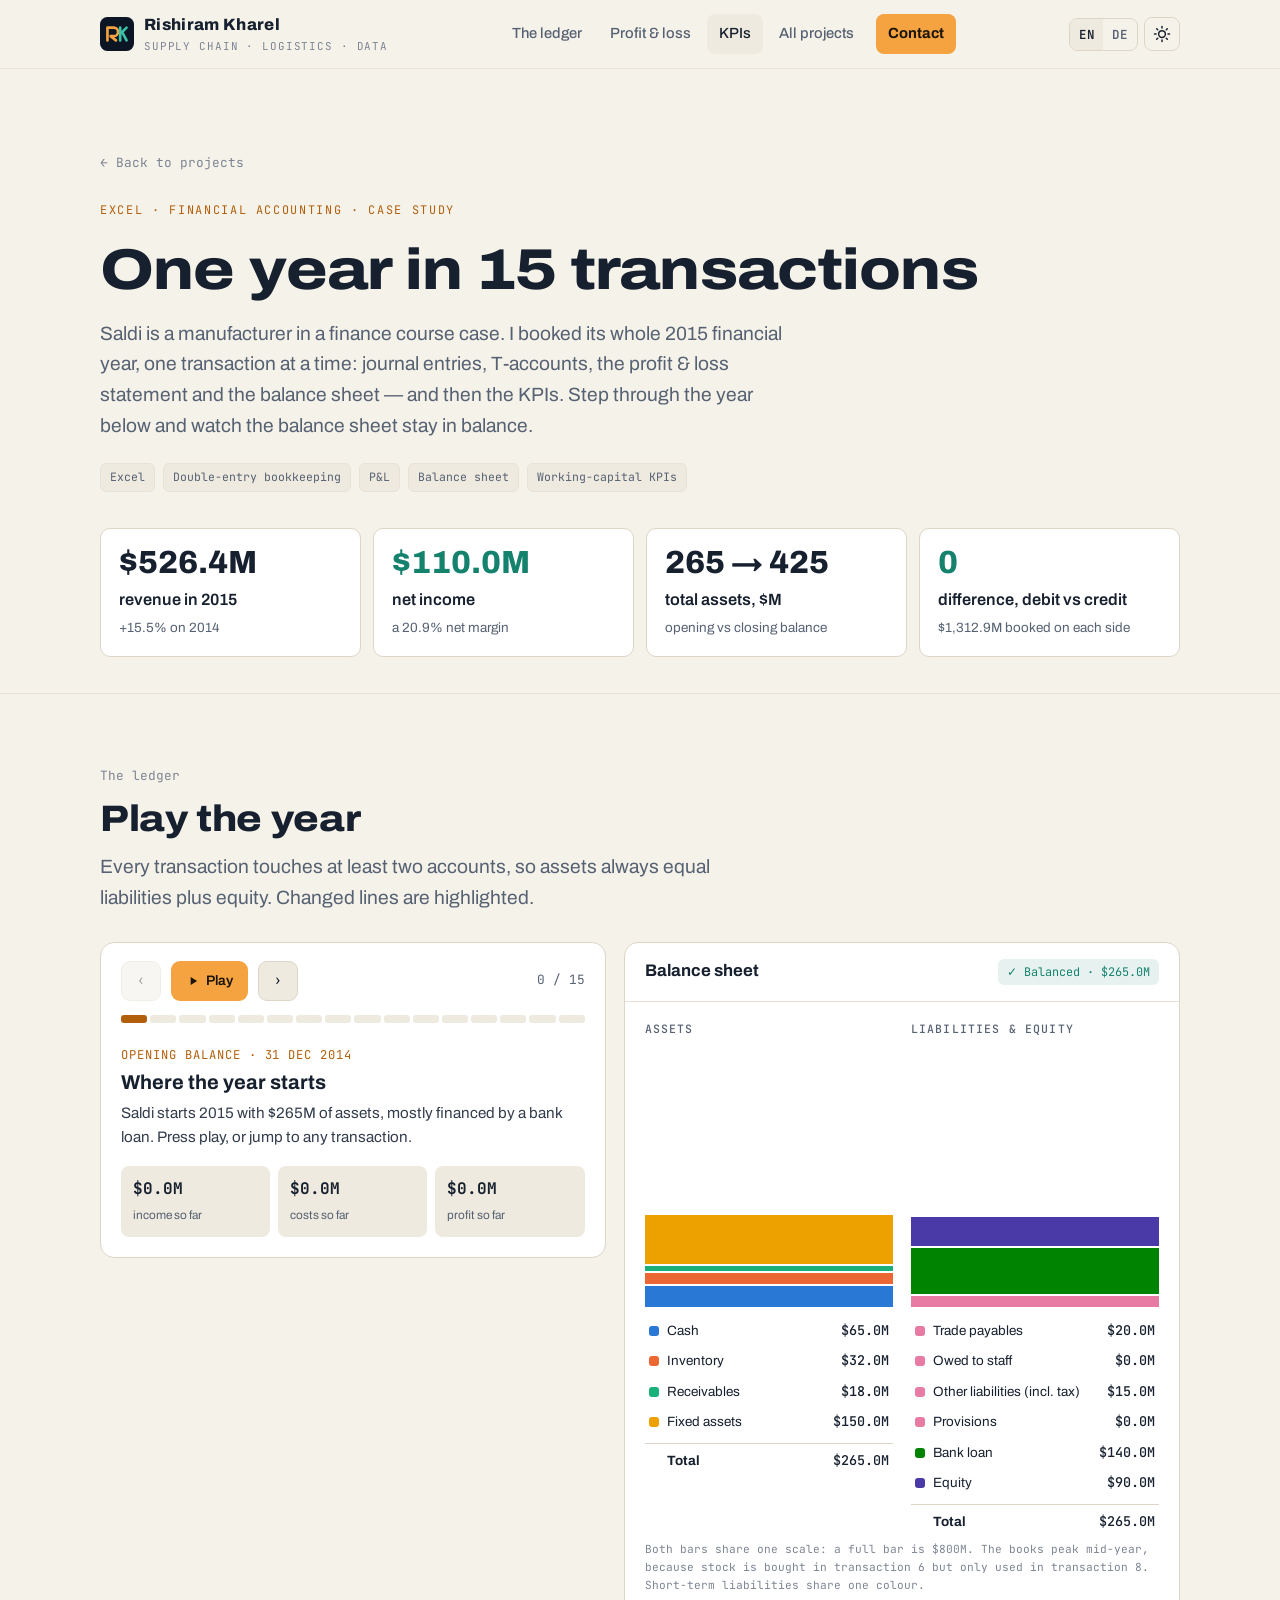
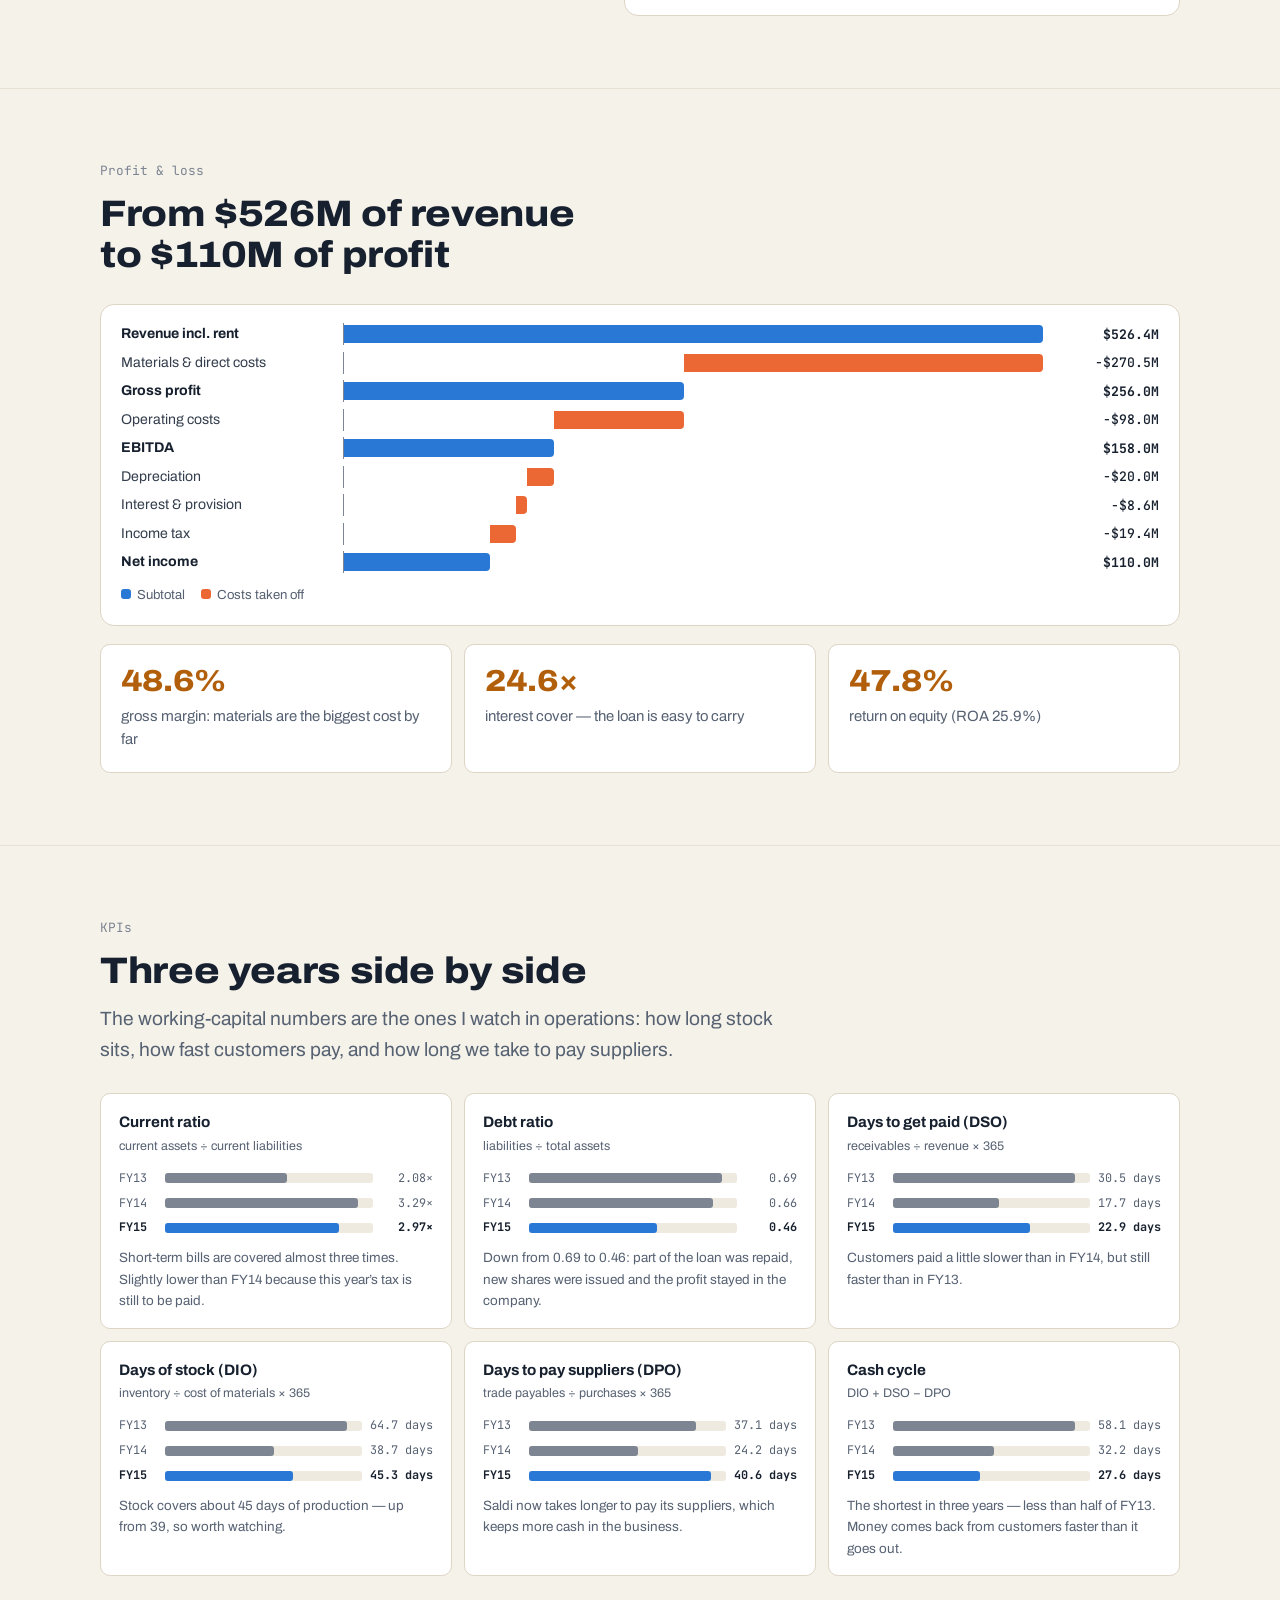
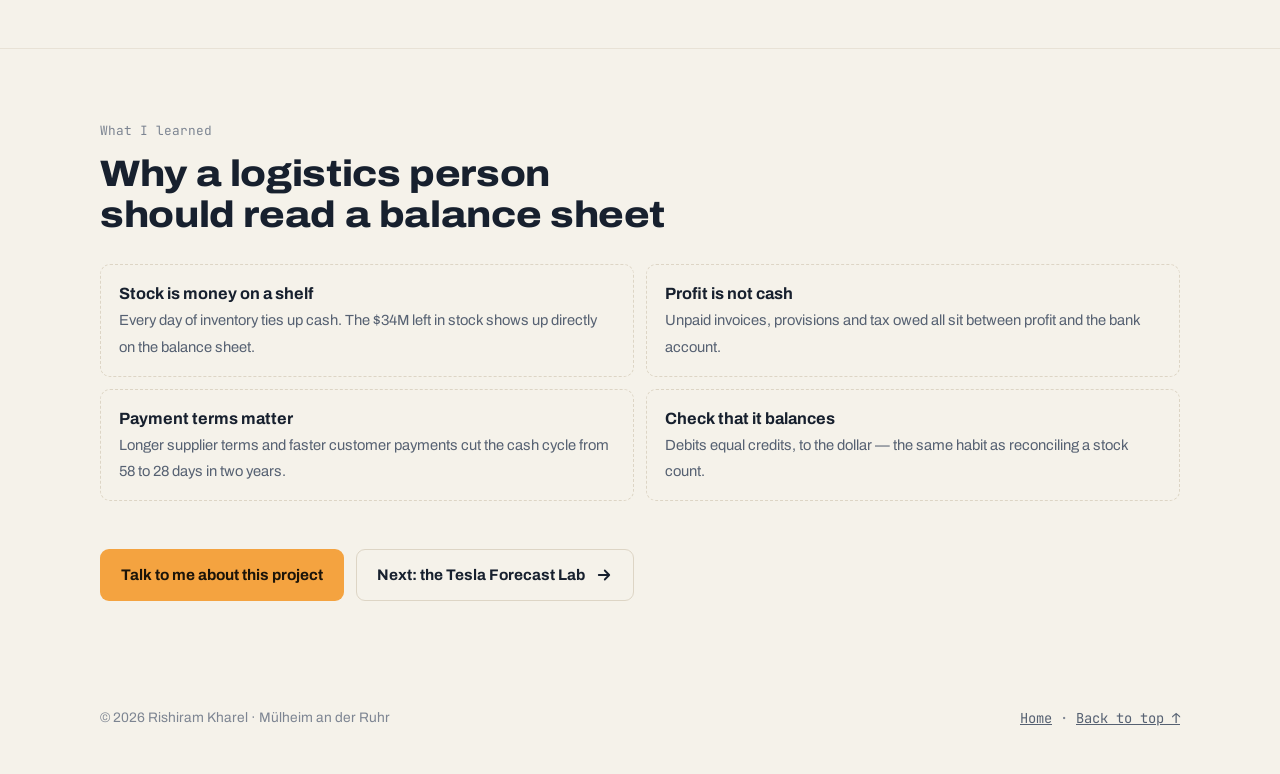
<file: saldi-ledger.html>
<!doctype html>
<html lang="en" data-theme="dark" data-lang="en">
<head>
  <meta charset="utf-8">
  <meta name="viewport" content="width=device-width, initial-scale=1">
  <title data-en="Saldi Ledger — Rishiram Kharel" data-de="Saldi-Hauptbuch — Rishiram Kharel">Saldi Ledger — Rishiram Kharel</title>
  <meta name="description" content="A company’s full financial year, booked one transaction at a time: from the opening balance sheet to the FY2015 P&L, balance sheet and KPIs.">
  <meta property="og:title" content="Saldi Ledger — Rishiram Kharel">
  <meta property="og:description" content="Step through 15 transactions and watch a balance sheet stay balanced.">
  <meta property="og:image" content="https://kharelrishi.github.io/portfolio/og-saldi.jpg">
  <meta property="og:url" content="https://kharelrishi.github.io/portfolio/saldi-ledger.html">
  <meta property="og:type" content="website">
  <meta name="twitter:card" content="summary_large_image">
  <meta name="theme-color" content="#0b1524">
  <link rel="icon" href="favicon.svg" type="image/svg+xml">
  <link rel="alternate" hreflang="en" href="?lang=en">
  <link rel="alternate" hreflang="de" href="?lang=de">
  <link rel="preconnect" href="https://fonts.googleapis.com">
  <link rel="preconnect" href="https://fonts.gstatic.com" crossorigin>
  <link href="https://fonts.googleapis.com/css2?family=Archivo:wdth,wght@100..125,400..800&family=JetBrains+Mono:wght@400;500;700&display=swap" rel="stylesheet">
  <link rel="stylesheet" href="style.css">
  <script>(function(){var d=document.documentElement,th,lg;d.classList.add('js');
try{th=localStorage.getItem('rk-theme');lg=localStorage.getItem('rk-lang');}catch(e){}
if(th!=='light'&&th!=='dark'){th=window.matchMedia&&matchMedia('(prefers-color-scheme: light)').matches?'light':'dark';}
var q=null;try{q=new URLSearchParams(location.search).get('lang');}catch(e){}
if(q==='de'||q==='en'){lg=q;}
if(lg!=='de'&&lg!=='en'){lg=(navigator.language||'').toLowerCase().indexOf('de')===0?'de':'en';}
d.setAttribute('data-theme',th);d.setAttribute('data-lang',lg);d.lang=lg;})();</script>
</head>
<body>

<header class="site-header">
  <nav class="wrap nav" aria-label="Main">
    <a class="brand" href="index.html">
      <img src="favicon.svg" alt="" width="34" height="34">
      <span>Rishiram Kharel<small>SUPPLY CHAIN · LOGISTICS · DATA</small></span>
    </a>
    <ul class="nav-links" id="navLinks" data-open="false">
      <li><a href="#ledger"><span data-l="en">The ledger</span><span data-l="de" lang="de">Das Hauptbuch</span></a></li>
      <li><a href="#pl"><span data-l="en">Profit &amp; loss</span><span data-l="de" lang="de">GuV</span></a></li>
      <li><a href="#kpis"><span data-l="en">KPIs</span><span data-l="de" lang="de">Kennzahlen</span></a></li>
      <li><a href="index.html#projects"><span data-l="en">All projects</span><span data-l="de" lang="de">Alle Projekte</span></a></li>
      <li><a class="nav-cta" href="index.html#contact"><span data-l="en">Contact</span><span data-l="de" lang="de">Kontakt</span></a></li>
    </ul>
    <div class="nav-right">
      <div class="controls">
        <div class="lang-switch" role="group" aria-label="Language / Sprache">
          <button type="button" data-set-lang="en" aria-pressed="true" title="English">EN</button>
          <button type="button" data-set-lang="de" aria-pressed="false" title="Deutsch">DE</button>
        </div>
        <button class="theme-toggle" type="button" id="themeToggle" aria-label="Toggle light and dark mode" title="Light / dark"><svg class="moon" viewBox="0 0 24 24" fill="none" stroke="currentColor" stroke-width="2" stroke-linecap="round" stroke-linejoin="round" aria-hidden="true"><path d="M21 12.8A9 9 0 1 1 11.2 3a7 7 0 0 0 9.8 9.8z"/></svg><svg class="sun" viewBox="0 0 24 24" fill="none" stroke="currentColor" stroke-width="2" stroke-linecap="round" stroke-linejoin="round" aria-hidden="true"><circle cx="12" cy="12" r="4.5"/><path d="M12 2v2M12 20v2M4.9 4.9l1.4 1.4M17.7 17.7l1.4 1.4M2 12h2M20 12h2M4.9 19.1l1.4-1.4M17.7 6.3l1.4-1.4"/></svg></button>
      </div>
      <button class="nav-toggle" id="navToggle" aria-expanded="false" aria-controls="navLinks"><span data-l="en">Menu</span><span data-l="de" lang="de">Menü</span></button>
    </div>
  </nav>
</header>

<main id="top">
  <section class="cs-hero">
    <div class="wrap">
      <a class="crumb" href="index.html#projects">← <span data-l="en">Back to projects</span><span data-l="de" lang="de">Zurück zu den Projekten</span></a>
      <p class="eyebrow" style="margin-top: 26px;"><span data-l="en">Excel · Financial accounting · Case study</span><span data-l="de" lang="de">Excel · Finanzbuchhaltung · Fallstudie</span></p>
      <h1><span data-l="en">One year in 15 transactions</span><span data-l="de" lang="de">Ein Jahr in 15 Buchungen</span></h1>
      <p class="lead"><span data-l="en">Saldi is a manufacturer in a finance course case. I booked its whole 2015 financial year, one transaction at a time: journal entries, T-accounts, the profit &amp; loss statement and the balance sheet — and then the KPIs. Step through the year below and watch the balance sheet stay in balance.</span><span data-l="de" lang="de">Saldi ist ein Hersteller aus einer Fallstudie in einem Finanzkurs. Ich habe das komplette Geschäftsjahr 2015 Buchung für Buchung erfasst: Buchungssätze, T-Konten, Gewinn- und Verlustrechnung und Bilanz — danach die Kennzahlen. Gehen Sie das Jahr unten Schritt für Schritt durch und sehen Sie, wie die Bilanz im Gleichgewicht bleibt.</span></p>
      <div class="cs-meta">
        <span class="tag">Excel</span><span class="tag"><span data-l="en">Double-entry bookkeeping</span><span data-l="de" lang="de">Doppelte Buchführung</span></span><span class="tag"><span data-l="en">P&amp;L</span><span data-l="de" lang="de">GuV</span></span><span class="tag"><span data-l="en">Balance sheet</span><span data-l="de" lang="de">Bilanz</span></span><span class="tag"><span data-l="en">Working-capital KPIs</span><span data-l="de" lang="de">Working-Capital-Kennzahlen</span></span>
      </div>
      <div class="checks" style="margin-top: 36px;">
        <div class="check"><b><span data-l="en">$526.4M</span><span data-l="de" lang="de">526,4 Mio. $</span></b><span><span data-l="en">revenue in 2015</span><span data-l="de" lang="de">Umsatz 2015</span></span><small><span data-l="en">+15.5% on 2014</span><span data-l="de" lang="de">+15,5 % ggü. 2014</span></small></div>
        <div class="check ok"><b><span data-l="en">$110.0M</span><span data-l="de" lang="de">110,0 Mio. $</span></b><span><span data-l="en">net income</span><span data-l="de" lang="de">Jahresüberschuss</span></span><small><span data-l="en">a 20.9% net margin</span><span data-l="de" lang="de">20,9 % Nettomarge</span></small></div>
        <div class="check"><b><span data-l="en">265 → 425</span><span data-l="de" lang="de">265 → 425</span></b><span><span data-l="en">total assets, $M</span><span data-l="de" lang="de">Bilanzsumme, Mio. $</span></span><small><span data-l="en">opening vs closing balance</span><span data-l="de" lang="de">Eröffnungs- vs. Schlussbilanz</span></small></div>
        <div class="check ok"><b><span data-l="en">0</span><span data-l="de" lang="de">0</span></b><span><span data-l="en">difference, debit vs credit</span><span data-l="de" lang="de">Differenz Soll vs. Haben</span></span><small><span data-l="en">$1,312.9M booked on each side</span><span data-l="de" lang="de">je 1.312,9 Mio. $ auf beiden Seiten</span></small></div>
      </div>
    </div>
  </section>

  <section class="cs-section" aria-labelledby="ledgerTitle">
    <div class="wrap">
      <div class="section-head">
        <span class="num"><span data-l="en">The ledger</span><span data-l="de" lang="de">Das Hauptbuch</span></span>
        <h2 id="ledgerTitle"><span data-l="en">Play the year</span><span data-l="de" lang="de">Spielen Sie das Jahr durch</span></h2>
        <p class="lead"><span data-l="en">Every transaction touches at least two accounts, so assets always equal liabilities plus equity. Changed lines are highlighted.</span><span data-l="de" lang="de">Jede Buchung berührt mindestens zwei Konten — deshalb ist das Vermögen immer gleich Schulden plus Eigenkapital. Geänderte Zeilen sind hervorgehoben.</span></p>
      </div>
      <div class="ledger" id="ledger">
        <div class="panel"><div class="panel-body">
          <div class="stepper">
            <button type="button" id="txPrev" aria-label="Previous transaction">‹</button>
            <button type="button" class="play" id="txPlay"><svg viewBox="0 0 24 24" fill="currentColor" aria-hidden="true"><path d="M8 5v14l11-7z"/></svg><span id="txPlayLabel">Play</span></button>
            <button type="button" id="txNext" aria-label="Next transaction">›</button>
            <span class="tx-count" id="txCount">0 / 15</span>
          </div>
          <div class="tx-track" id="txTrack"></div>
          <div class="tx-card" id="txCard" aria-live="polite"></div>
          <div class="pl-mini">
            <div><b id="plInc">$0.0M</b><span><span data-l="en">income so far</span><span data-l="de" lang="de">Erträge bisher</span></span></div>
            <div><b id="plExp">$0.0M</b><span><span data-l="en">costs so far</span><span data-l="de" lang="de">Aufwand bisher</span></span></div>
            <div><b id="plProfit">$0.0M</b><span><span data-l="en">profit so far</span><span data-l="de" lang="de">Gewinn bisher</span></span></div>
          </div>
        </div></div>
        <div class="panel">
          <div class="panel-head"><h3><span data-l="en">Balance sheet</span><span data-l="de" lang="de">Bilanz</span></h3><span class="balanced" id="bsBalanced">✓</span></div>
          <div class="panel-body">
            <div class="bs-cols">
              <div class="bs-col"><h4><span data-l="en">Assets</span><span data-l="de" lang="de">Aktiva</span></h4><div class="bs-bar" id="barA"></div><ul class="bs-list" id="listA"></ul></div>
              <div class="bs-col"><h4><span data-l="en">Liabilities &amp; equity</span><span data-l="de" lang="de">Passiva</span></h4><div class="bs-bar" id="barL"></div><ul class="bs-list" id="listL"></ul></div>
            </div>
            <p class="bs-scale"><span data-l="en">Both bars share one scale: a full bar is $800M. The books peak mid-year, because stock is bought in transaction 6 but only used in transaction 8. Short-term liabilities share one colour.</span><span data-l="de" lang="de">Beide Balken nutzen dieselbe Skala: ein voller Balken sind 800 Mio. $. Die Bilanz erreicht ihren Höchststand mitten im Jahr, weil Material in Buchung 6 gekauft, aber erst in Buchung 8 verbraucht wird. Kurzfristige Verbindlichkeiten teilen sich eine Farbe.</span></p>
          </div>
        </div>
      </div>
      <noscript><p class="callout" style="margin-top:18px"><span data-l="en">The player needs JavaScript. Closing balance: $425.4M on each side.</span><span data-l="de" lang="de">Der Player braucht JavaScript. Schlussbilanz: 425,4 Mio. $ auf jeder Seite.</span></p></noscript>
    </div>
  </section>

  <section class="cs-section" id="pl" aria-labelledby="plTitle">
    <div class="wrap">
      <div class="section-head">
        <span class="num"><span data-l="en">Profit &amp; loss</span><span data-l="de" lang="de">Gewinn- und Verlustrechnung</span></span>
        <h2 id="plTitle"><span data-l="en">From $526M of revenue to $110M of profit</span><span data-l="de" lang="de">Von 526 Mio. $ Umsatz zu 110 Mio. $ Gewinn</span></h2>
      </div>
      <div class="panel"><div class="panel-body"><div class="bridge" id="bridge"></div>
        <div class="viz-legend"><span><i style="background:var(--s1)"></i><span data-l="en">Subtotal</span><span data-l="de" lang="de">Zwischensumme</span></span><span><i style="background:var(--s2)"></i><span data-l="en">Costs taken off</span><span data-l="de" lang="de">Abgezogene Kosten</span></span></div>
      </div></div>
      <div class="findings" style="margin-top: 18px;">
        <div class="finding"><b><span data-l="en">48.6%</span><span data-l="de" lang="de">48,6 %</span></b><span><span data-l="en">gross margin: materials are the biggest cost by far</span><span data-l="de" lang="de">Bruttomarge: Material ist mit Abstand der größte Kostenblock</span></span></div>
        <div class="finding"><b><span data-l="en">24.6×</span><span data-l="de" lang="de">24,6×</span></b><span><span data-l="en">interest cover — the loan is easy to carry</span><span data-l="de" lang="de">Zinsdeckung — das Darlehen ist gut tragbar</span></span></div>
        <div class="finding"><b><span data-l="en">47.8%</span><span data-l="de" lang="de">47,8 %</span></b><span><span data-l="en">return on equity (ROA 25.9%)</span><span data-l="de" lang="de">Eigenkapitalrendite (Gesamtkapitalrendite 25,9 %)</span></span></div>
      </div>
    </div>
  </section>

  <section class="cs-section" id="kpis" aria-labelledby="kTitle">
    <div class="wrap">
      <div class="section-head">
        <span class="num"><span data-l="en">KPIs</span><span data-l="de" lang="de">Kennzahlen</span></span>
        <h2 id="kTitle"><span data-l="en">Three years side by side</span><span data-l="de" lang="de">Drei Jahre im Vergleich</span></h2>
        <p class="lead"><span data-l="en">The working-capital numbers are the ones I watch in operations: how long stock sits, how fast customers pay, and how long we take to pay suppliers.</span><span data-l="de" lang="de">Die Working-Capital-Kennzahlen sind die, auf die ich im operativen Alltag achte: wie lange Ware liegt, wie schnell Kunden zahlen und wie lange wir uns bei Lieferanten Zeit lassen.</span></p>
      </div>
      <div class="kpi-compare">
<div class="kc"><h4><span data-l="en">Current ratio</span><span data-l="de" lang="de">Liquidität 3. Grades</span></h4><small><span data-l="en">current assets ÷ current liabilities</span><span data-l="de" lang="de">Umlaufvermögen ÷ kurzfristige Verbindlichkeiten</span></small>
          <div class="kc-bars"><div class="kc-bar"><span><span data-l="en">FY13</span><span data-l="de" lang="de">GJ 13</span></span><span class="tr"><i style="width:58.5%"></i></span><span><span data-l="en">2.08×</span><span data-l="de" lang="de">2,08×</span></span></div><div class="kc-bar"><span><span data-l="en">FY14</span><span data-l="de" lang="de">GJ 14</span></span><span class="tr"><i style="width:92.6%"></i></span><span><span data-l="en">3.29×</span><span data-l="de" lang="de">3,29×</span></span></div><div class="kc-bar cur"><span><span data-l="en">FY15</span><span data-l="de" lang="de">GJ 15</span></span><span class="tr"><i style="width:83.6%"></i></span><span><span data-l="en">2.97×</span><span data-l="de" lang="de">2,97×</span></span></div></div><p><span data-l="en">Short-term bills are covered almost three times. Slightly lower than FY14 because this year’s tax is still to be paid.</span><span data-l="de" lang="de">Kurzfristige Rechnungen sind fast dreifach gedeckt. Etwas niedriger als 2014, weil die Steuer dieses Jahres noch offen ist.</span></p></div>
<div class="kc"><h4><span data-l="en">Debt ratio</span><span data-l="de" lang="de">Verschuldungsgrad</span></h4><small><span data-l="en">liabilities ÷ total assets</span><span data-l="de" lang="de">Verbindlichkeiten ÷ Bilanzsumme</span></small>
          <div class="kc-bars"><div class="kc-bar"><span><span data-l="en">FY13</span><span data-l="de" lang="de">GJ 13</span></span><span class="tr"><i style="width:92.6%"></i></span><span><span data-l="en">0.69</span><span data-l="de" lang="de">0,69</span></span></div><div class="kc-bar"><span><span data-l="en">FY14</span><span data-l="de" lang="de">GJ 14</span></span><span class="tr"><i style="width:88.6%"></i></span><span><span data-l="en">0.66</span><span data-l="de" lang="de">0,66</span></span></div><div class="kc-bar cur"><span><span data-l="en">FY15</span><span data-l="de" lang="de">GJ 15</span></span><span class="tr"><i style="width:61.7%"></i></span><span><span data-l="en">0.46</span><span data-l="de" lang="de">0,46</span></span></div></div><p><span data-l="en">Down from 0.69 to 0.46: part of the loan was repaid, new shares were issued and the profit stayed in the company.</span><span data-l="de" lang="de">Von 0,69 auf 0,46 gesunken: Ein Teil des Darlehens wurde getilgt, neue Aktien ausgegeben und der Gewinn blieb im Unternehmen.</span></p></div>
<div class="kc"><h4><span data-l="en">Days to get paid (DSO)</span><span data-l="de" lang="de">Forderungslaufzeit (DSO)</span></h4><small><span data-l="en">receivables ÷ revenue × 365</span><span data-l="de" lang="de">Forderungen ÷ Umsatz × 365</span></small>
          <div class="kc-bars"><div class="kc-bar"><span><span data-l="en">FY13</span><span data-l="de" lang="de">GJ 13</span></span><span class="tr"><i style="width:92.6%"></i></span><span><span data-l="en">30.5 days</span><span data-l="de" lang="de">30,5 Tage</span></span></div><div class="kc-bar"><span><span data-l="en">FY14</span><span data-l="de" lang="de">GJ 14</span></span><span class="tr"><i style="width:53.7%"></i></span><span><span data-l="en">17.7 days</span><span data-l="de" lang="de">17,7 Tage</span></span></div><div class="kc-bar cur"><span><span data-l="en">FY15</span><span data-l="de" lang="de">GJ 15</span></span><span class="tr"><i style="width:69.5%"></i></span><span><span data-l="en">22.9 days</span><span data-l="de" lang="de">22,9 Tage</span></span></div></div><p><span data-l="en">Customers paid a little slower than in FY14, but still faster than in FY13.</span><span data-l="de" lang="de">Kunden zahlten etwas langsamer als 2014, aber immer noch schneller als 2013.</span></p></div>
<div class="kc"><h4><span data-l="en">Days of stock (DIO)</span><span data-l="de" lang="de">Lagerreichweite (DIO)</span></h4><small><span data-l="en">inventory ÷ cost of materials × 365</span><span data-l="de" lang="de">Vorräte ÷ Materialaufwand × 365</span></small>
          <div class="kc-bars"><div class="kc-bar"><span><span data-l="en">FY13</span><span data-l="de" lang="de">GJ 13</span></span><span class="tr"><i style="width:92.6%"></i></span><span><span data-l="en">64.7 days</span><span data-l="de" lang="de">64,7 Tage</span></span></div><div class="kc-bar"><span><span data-l="en">FY14</span><span data-l="de" lang="de">GJ 14</span></span><span class="tr"><i style="width:55.4%"></i></span><span><span data-l="en">38.7 days</span><span data-l="de" lang="de">38,7 Tage</span></span></div><div class="kc-bar cur"><span><span data-l="en">FY15</span><span data-l="de" lang="de">GJ 15</span></span><span class="tr"><i style="width:64.8%"></i></span><span><span data-l="en">45.3 days</span><span data-l="de" lang="de">45,3 Tage</span></span></div></div><p><span data-l="en">Stock covers about 45 days of production — up from 39, so worth watching.</span><span data-l="de" lang="de">Der Bestand deckt rund 45 Produktionstage — mehr als 39 im Vorjahr, also im Auge behalten.</span></p></div>
<div class="kc"><h4><span data-l="en">Days to pay suppliers (DPO)</span><span data-l="de" lang="de">Lieferantenziel (DPO)</span></h4><small><span data-l="en">trade payables ÷ purchases × 365</span><span data-l="de" lang="de">Lieferantenverbindl. ÷ Einkäufe × 365</span></small>
          <div class="kc-bars"><div class="kc-bar"><span><span data-l="en">FY13</span><span data-l="de" lang="de">GJ 13</span></span><span class="tr"><i style="width:84.6%"></i></span><span><span data-l="en">37.1 days</span><span data-l="de" lang="de">37,1 Tage</span></span></div><div class="kc-bar"><span><span data-l="en">FY14</span><span data-l="de" lang="de">GJ 14</span></span><span class="tr"><i style="width:55.2%"></i></span><span><span data-l="en">24.2 days</span><span data-l="de" lang="de">24,2 Tage</span></span></div><div class="kc-bar cur"><span><span data-l="en">FY15</span><span data-l="de" lang="de">GJ 15</span></span><span class="tr"><i style="width:92.6%"></i></span><span><span data-l="en">40.6 days</span><span data-l="de" lang="de">40,6 Tage</span></span></div></div><p><span data-l="en">Saldi now takes longer to pay its suppliers, which keeps more cash in the business.</span><span data-l="de" lang="de">Saldi lässt sich mehr Zeit bei Lieferantenzahlungen und hält so mehr Geld im Unternehmen.</span></p></div>
<div class="kc"><h4><span data-l="en">Cash cycle</span><span data-l="de" lang="de">Cash-Zyklus</span></h4><small><span data-l="en">DIO + DSO − DPO</span><span data-l="de" lang="de">DIO + DSO − DPO</span></small>
          <div class="kc-bars"><div class="kc-bar"><span><span data-l="en">FY13</span><span data-l="de" lang="de">GJ 13</span></span><span class="tr"><i style="width:92.6%"></i></span><span><span data-l="en">58.1 days</span><span data-l="de" lang="de">58,1 Tage</span></span></div><div class="kc-bar"><span><span data-l="en">FY14</span><span data-l="de" lang="de">GJ 14</span></span><span class="tr"><i style="width:51.3%"></i></span><span><span data-l="en">32.2 days</span><span data-l="de" lang="de">32,2 Tage</span></span></div><div class="kc-bar cur"><span><span data-l="en">FY15</span><span data-l="de" lang="de">GJ 15</span></span><span class="tr"><i style="width:44.0%"></i></span><span><span data-l="en">27.6 days</span><span data-l="de" lang="de">27,6 Tage</span></span></div></div><p><span data-l="en">The shortest in three years — less than half of FY13. Money comes back from customers faster than it goes out.</span><span data-l="de" lang="de">Der kürzeste seit drei Jahren — weniger als die Hälfte von 2013. Geld fließt schneller zurück, als es hinausgeht.</span></p></div>
      </div>
    </div>
  </section>

  <section class="cs-section" aria-labelledby="lTitle">
    <div class="wrap">
      <div class="section-head">
        <span class="num"><span data-l="en">What I learned</span><span data-l="de" lang="de">Was ich gelernt habe</span></span>
        <h2 id="lTitle"><span data-l="en">Why a logistics person should read a balance sheet</span><span data-l="de" lang="de">Warum Logistiker eine Bilanz lesen sollten</span></h2>
      </div>
      <ul class="next-list">
        <li><b><span data-l="en">Stock is money on a shelf</span><span data-l="de" lang="de">Bestand ist Geld im Regal</span></b><span><span data-l="en">Every day of inventory ties up cash. The $34M left in stock shows up directly on the balance sheet.</span><span data-l="de" lang="de">Jeder Tag Lagerbestand bindet Geld. Die 34 Mio. $ Restbestand stehen direkt in der Bilanz.</span></span></li>
        <li><b><span data-l="en">Profit is not cash</span><span data-l="de" lang="de">Gewinn ist nicht gleich Liquidität</span></b><span><span data-l="en">Unpaid invoices, provisions and tax owed all sit between profit and the bank account.</span><span data-l="de" lang="de">Offene Rechnungen, Rückstellungen und Steuerschulden liegen zwischen Gewinn und Bankkonto.</span></span></li>
        <li><b><span data-l="en">Payment terms matter</span><span data-l="de" lang="de">Zahlungsziele zählen</span></b><span><span data-l="en">Longer supplier terms and faster customer payments cut the cash cycle from 58 to 28 days in two years.</span><span data-l="de" lang="de">Längere Lieferantenziele und schnellere Kundenzahlungen haben den Cash-Zyklus in zwei Jahren von 58 auf 28 Tage verkürzt.</span></span></li>
        <li><b><span data-l="en">Check that it balances</span><span data-l="de" lang="de">Prüfen, ob es aufgeht</span></b><span><span data-l="en">Debits equal credits, to the dollar — the same habit as reconciling a stock count.</span><span data-l="de" lang="de">Soll gleich Haben, auf den Dollar genau — dieselbe Gewohnheit wie beim Abgleich einer Inventur.</span></span></li>
      </ul>
      <div style="display:flex; flex-wrap:wrap; gap:12px; margin-top: 48px;">
        <a class="btn btn-primary" href="index.html#contact"><span data-l="en">Talk to me about this project</span><span data-l="de" lang="de">Sprechen Sie mich zu diesem Projekt an</span></a>
        <a class="btn btn-ghost" href="tesla-forecast.html"><span data-l="en">Next: the Tesla Forecast Lab</span><span data-l="de" lang="de">Weiter: das Tesla-Prognoselabor</span><svg viewBox="0 0 24 24" fill="none" stroke="currentColor" stroke-width="2.4" stroke-linecap="round" stroke-linejoin="round" aria-hidden="true"><path d="M5 12h14M13 6l6 6-6 6"/></svg></a>
      </div>
    </div>
  </section>
</main>

<footer class="site-footer">
  <div class="wrap">
    <span>© <span id="year">2026</span> Rishiram Kharel · Mülheim an der Ruhr</span>
    <span class="mono"><a href="index.html"><span data-l="en">Home</span><span data-l="de" lang="de">Startseite</span></a> · <a href="#top"><span data-l="en">Back to top ↑</span><span data-l="de" lang="de">Nach oben ↑</span></a></span>
  </div>
</footer>

<script src="main.js"></script>
<script src="saldi.js"></script>
</body>
</html>
</file>
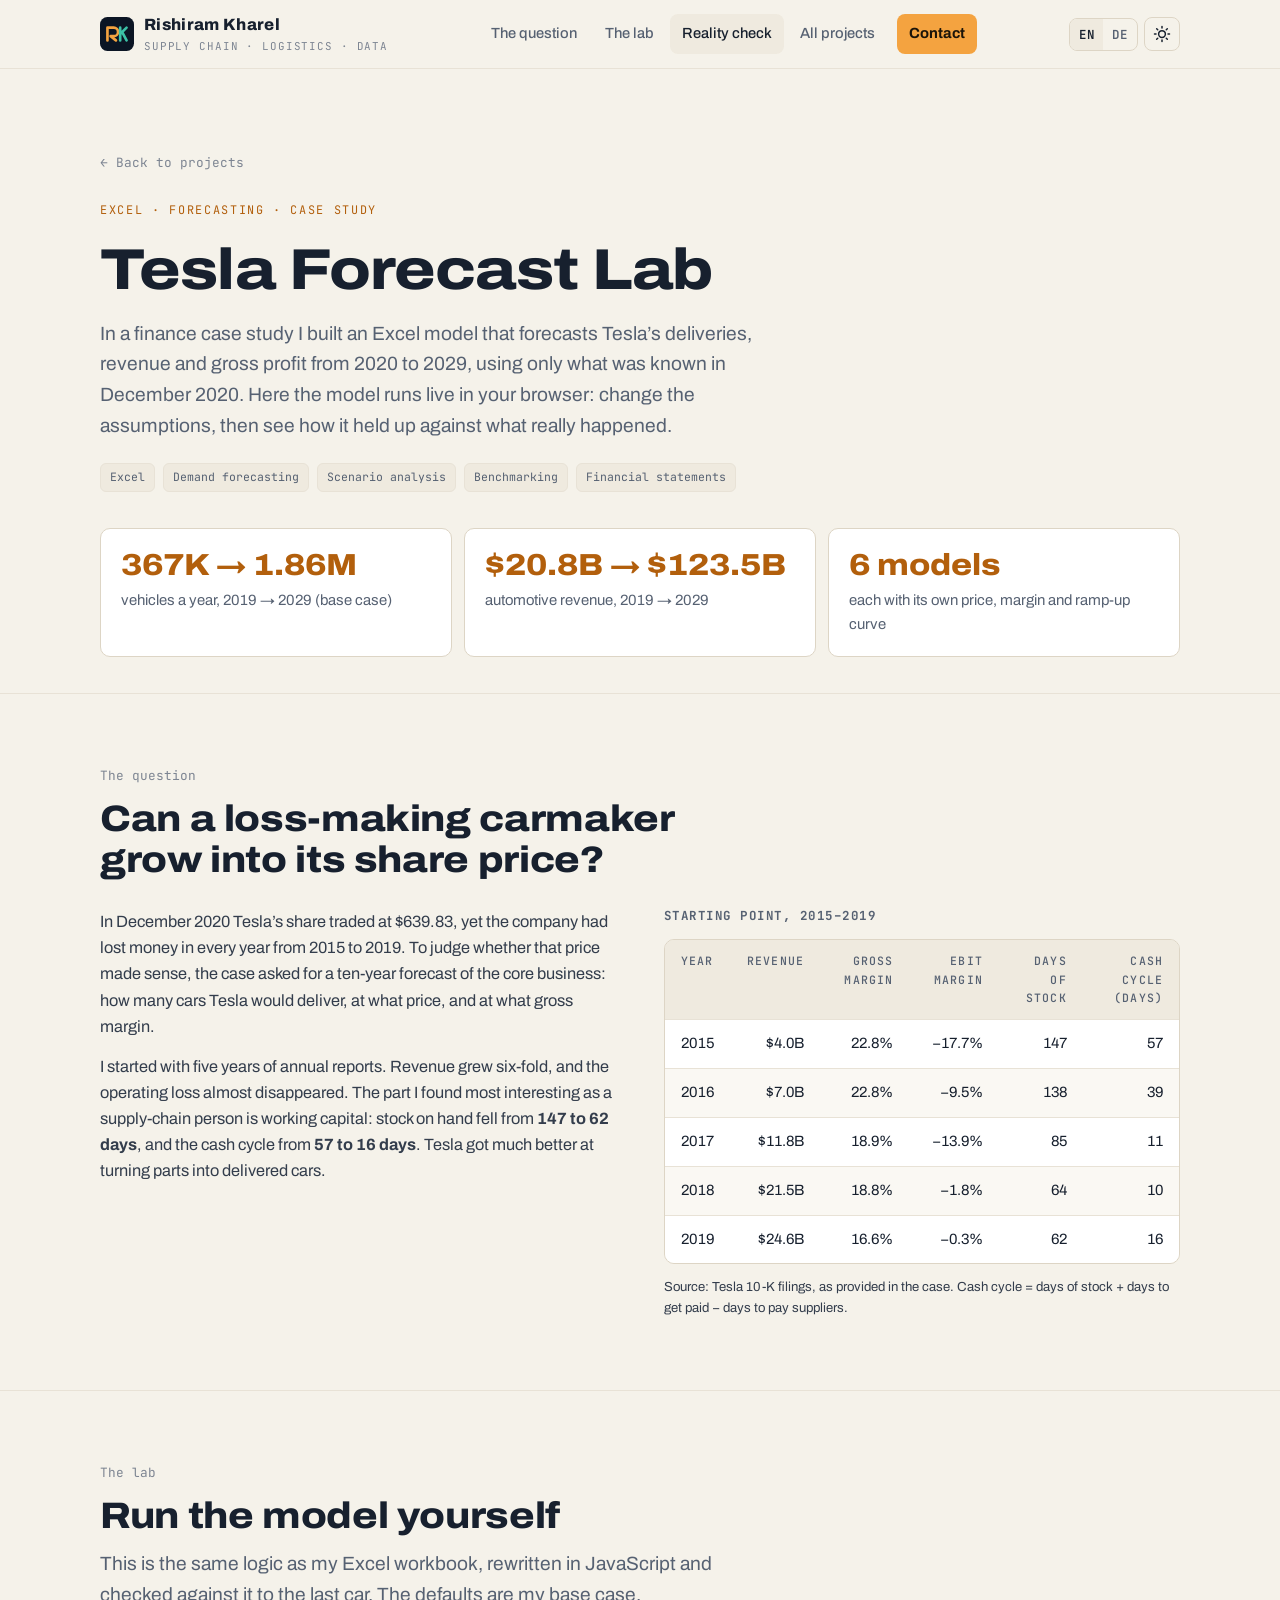
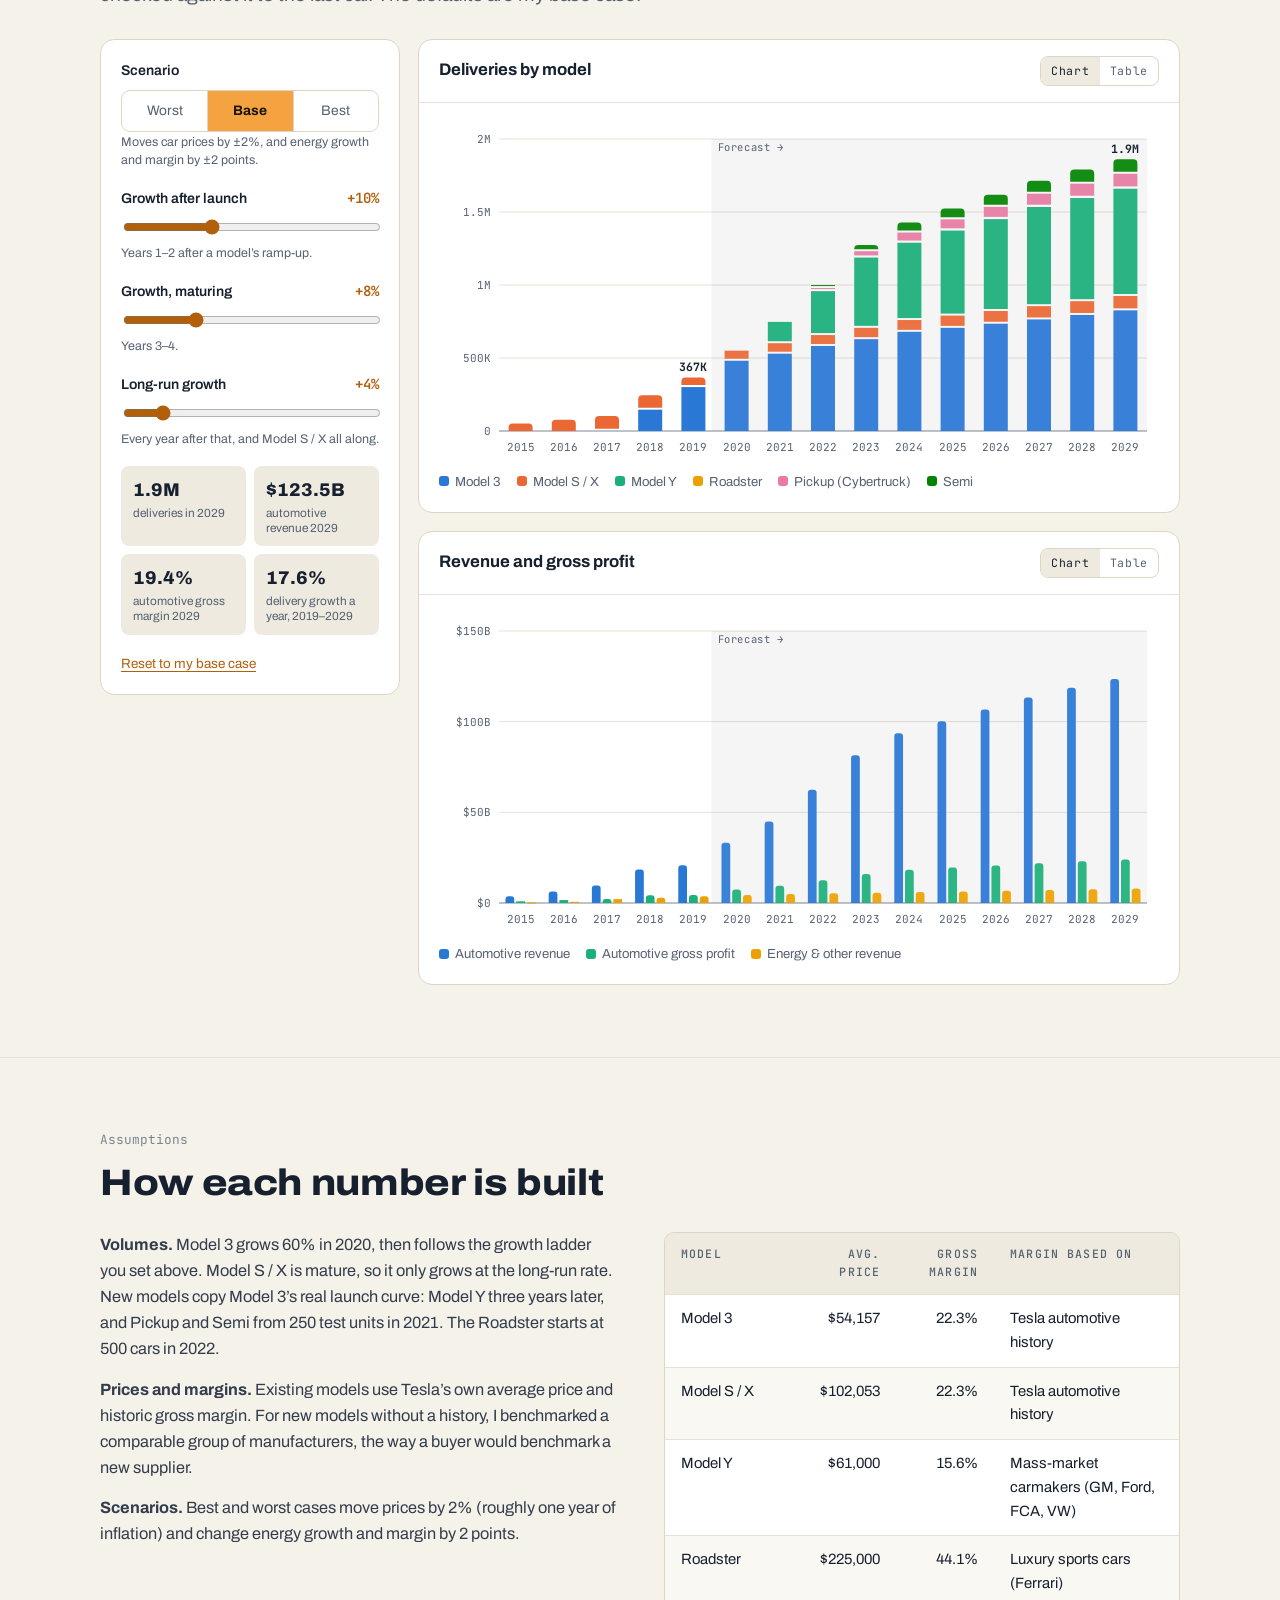
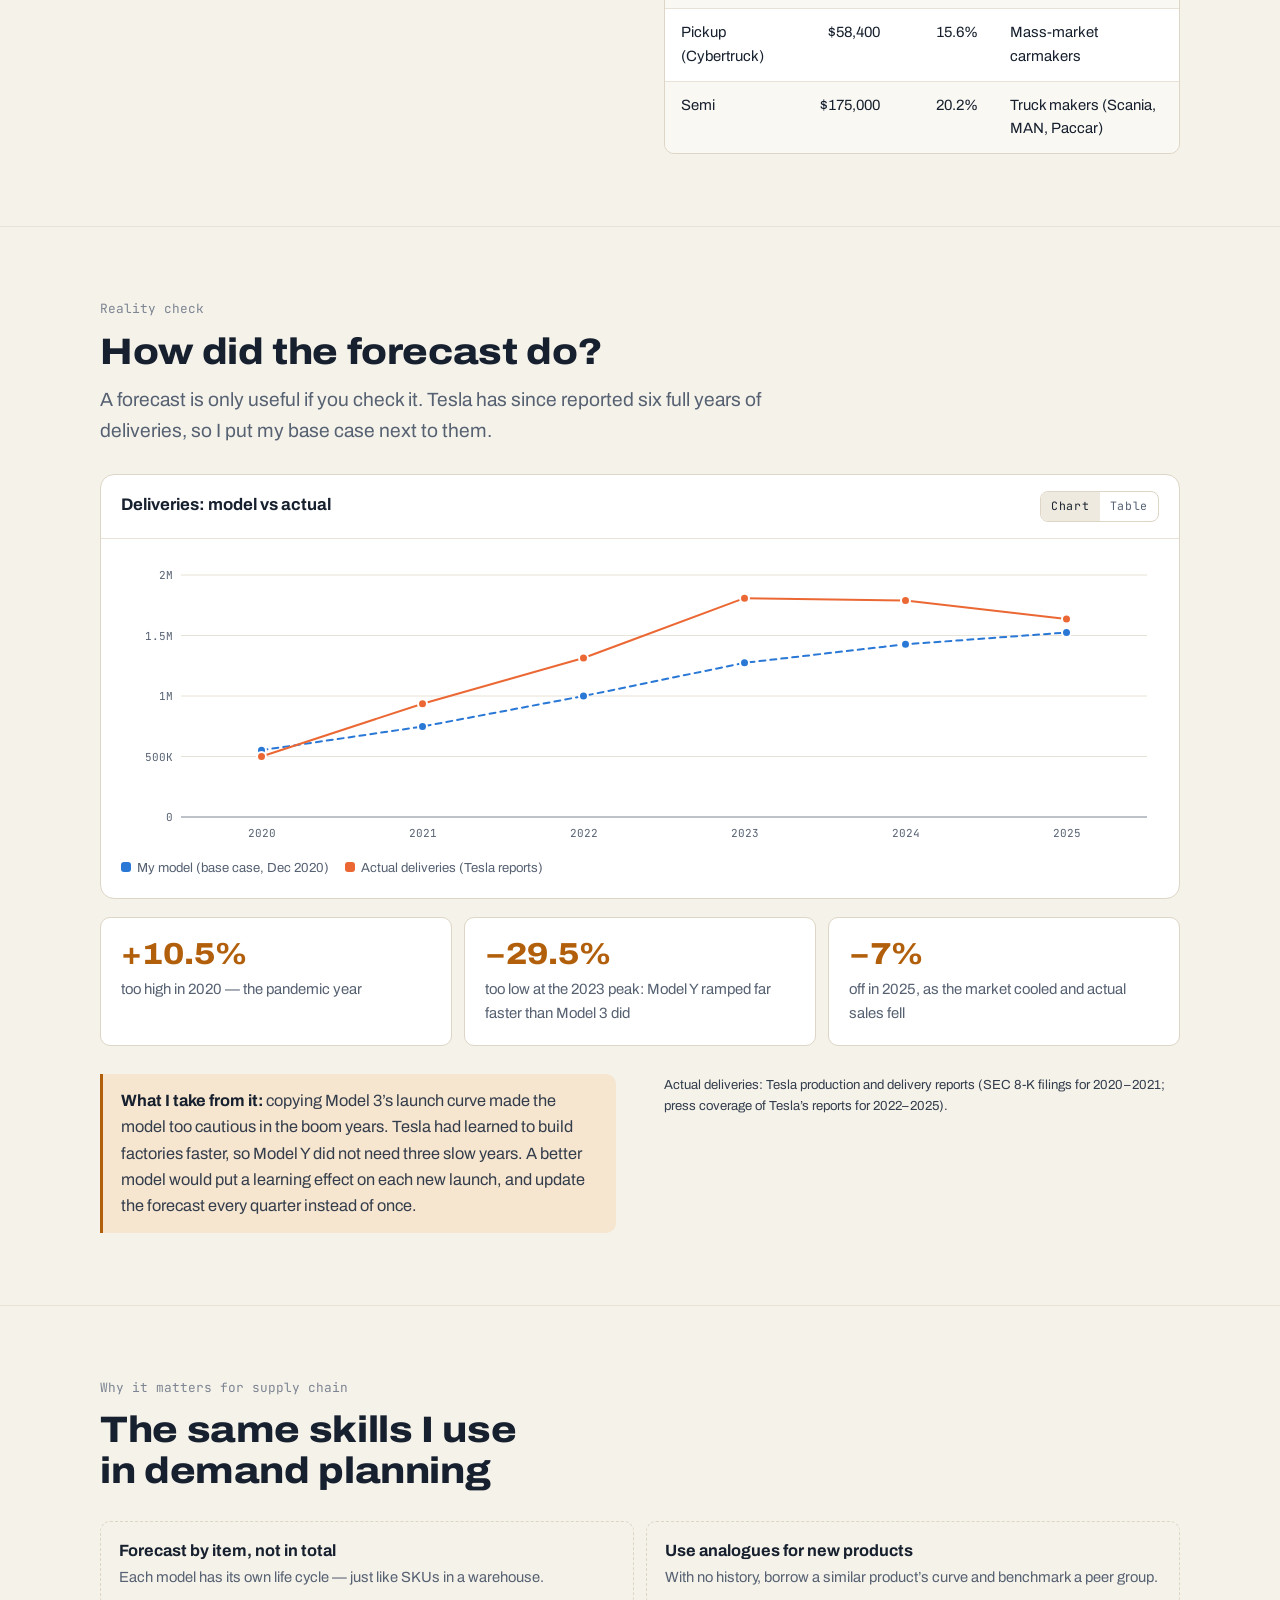
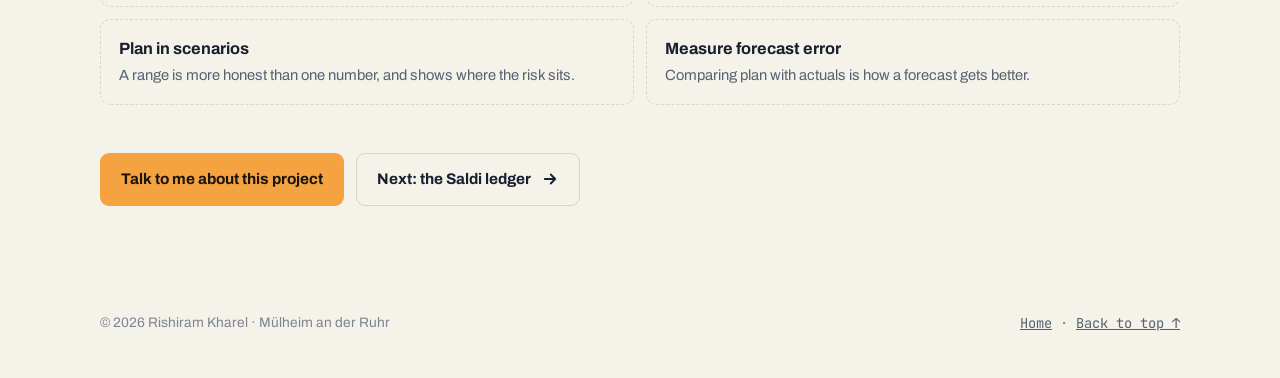
<file: tesla-forecast.html>
<!doctype html>
<html lang="en" data-theme="dark" data-lang="en">
<head>
  <meta charset="utf-8">
  <meta name="viewport" content="width=device-width, initial-scale=1">
  <title data-en="Tesla Forecast Lab — Rishiram Kharel" data-de="Tesla-Prognoselabor — Rishiram Kharel">Tesla Forecast Lab — Rishiram Kharel</title>
  <meta name="description" content="An Excel forecast of Tesla deliveries, revenue and gross profit to 2029, rebuilt as an interactive lab — and checked against what really happened.">
  <meta property="og:title" content="Tesla Forecast Lab — Rishiram Kharel">
  <meta property="og:description" content="Play with my Tesla delivery forecast and see how it compares with reality.">
  <meta property="og:image" content="https://kharelrishi.github.io/portfolio/og-tesla.jpg">
  <meta property="og:url" content="https://kharelrishi.github.io/portfolio/tesla-forecast.html">
  <meta property="og:type" content="website">
  <meta name="twitter:card" content="summary_large_image">
  <meta name="theme-color" content="#0b1524">
  <link rel="icon" href="favicon.svg" type="image/svg+xml">
  <link rel="alternate" hreflang="en" href="?lang=en">
  <link rel="alternate" hreflang="de" href="?lang=de">
  <link rel="preconnect" href="https://fonts.googleapis.com">
  <link rel="preconnect" href="https://fonts.gstatic.com" crossorigin>
  <link href="https://fonts.googleapis.com/css2?family=Archivo:wdth,wght@100..125,400..800&family=JetBrains+Mono:wght@400;500;700&display=swap" rel="stylesheet">
  <link rel="stylesheet" href="style.css">
  <script>(function(){var d=document.documentElement,th,lg;d.classList.add('js');
try{th=localStorage.getItem('rk-theme');lg=localStorage.getItem('rk-lang');}catch(e){}
if(th!=='light'&&th!=='dark'){th=window.matchMedia&&matchMedia('(prefers-color-scheme: light)').matches?'light':'dark';}
var q=null;try{q=new URLSearchParams(location.search).get('lang');}catch(e){}
if(q==='de'||q==='en'){lg=q;}
if(lg!=='de'&&lg!=='en'){lg=(navigator.language||'').toLowerCase().indexOf('de')===0?'de':'en';}
d.setAttribute('data-theme',th);d.setAttribute('data-lang',lg);d.lang=lg;})();</script>
</head>
<body>

<header class="site-header">
  <nav class="wrap nav" aria-label="Main">
    <a class="brand" href="index.html">
      <img src="favicon.svg" alt="" width="34" height="34">
      <span>Rishiram Kharel<small>SUPPLY CHAIN · LOGISTICS · DATA</small></span>
    </a>
    <ul class="nav-links" id="navLinks" data-open="false">
      <li><a href="#question"><span data-l="en">The question</span><span data-l="de" lang="de">Die Frage</span></a></li>
      <li><a href="#lab"><span data-l="en">The lab</span><span data-l="de" lang="de">Das Labor</span></a></li>
      <li><a href="#reality"><span data-l="en">Reality check</span><span data-l="de" lang="de">Realitätscheck</span></a></li>
      <li><a href="index.html#projects"><span data-l="en">All projects</span><span data-l="de" lang="de">Alle Projekte</span></a></li>
      <li><a class="nav-cta" href="index.html#contact"><span data-l="en">Contact</span><span data-l="de" lang="de">Kontakt</span></a></li>
    </ul>
    <div class="nav-right">
      <div class="controls">
        <div class="lang-switch" role="group" aria-label="Language / Sprache">
          <button type="button" data-set-lang="en" aria-pressed="true" title="English">EN</button>
          <button type="button" data-set-lang="de" aria-pressed="false" title="Deutsch">DE</button>
        </div>
        <button class="theme-toggle" type="button" id="themeToggle" aria-label="Toggle light and dark mode" title="Light / dark"><svg class="moon" viewBox="0 0 24 24" fill="none" stroke="currentColor" stroke-width="2" stroke-linecap="round" stroke-linejoin="round" aria-hidden="true"><path d="M21 12.8A9 9 0 1 1 11.2 3a7 7 0 0 0 9.8 9.8z"/></svg><svg class="sun" viewBox="0 0 24 24" fill="none" stroke="currentColor" stroke-width="2" stroke-linecap="round" stroke-linejoin="round" aria-hidden="true"><circle cx="12" cy="12" r="4.5"/><path d="M12 2v2M12 20v2M4.9 4.9l1.4 1.4M17.7 17.7l1.4 1.4M2 12h2M20 12h2M4.9 19.1l1.4-1.4M17.7 6.3l1.4-1.4"/></svg></button>
      </div>
      <button class="nav-toggle" id="navToggle" aria-expanded="false" aria-controls="navLinks"><span data-l="en">Menu</span><span data-l="de" lang="de">Menü</span></button>
    </div>
  </nav>
</header>

<main id="top">
  <section class="cs-hero">
    <div class="wrap">
      <a class="crumb" href="index.html#projects">← <span data-l="en">Back to projects</span><span data-l="de" lang="de">Zurück zu den Projekten</span></a>
      <p class="eyebrow" style="margin-top: 26px;"><span data-l="en">Excel · Forecasting · Case study</span><span data-l="de" lang="de">Excel · Prognose · Fallstudie</span></p>
      <h1><span data-l="en">Tesla Forecast Lab</span><span data-l="de" lang="de">Tesla-Prognoselabor</span></h1>
      <p class="lead"><span data-l="en">In a finance case study I built an Excel model that forecasts Tesla’s deliveries, revenue and gross profit from 2020 to 2029, using only what was known in December 2020. Here the model runs live in your browser: change the assumptions, then see how it held up against what really happened.</span><span data-l="de" lang="de">In einer Finanz-Fallstudie habe ich ein Excel-Modell gebaut, das Teslas Auslieferungen, Umsatz und Bruttogewinn von 2020 bis 2029 prognostiziert — nur mit dem Wissensstand von Dezember 2020. Hier läuft das Modell live im Browser: Ändern Sie die Annahmen und sehen Sie, wie gut es sich gegen die Realität geschlagen hat.</span></p>
      <div class="cs-meta">
        <span class="tag">Excel</span><span class="tag"><span data-l="en">Demand forecasting</span><span data-l="de" lang="de">Bedarfsprognose</span></span><span class="tag"><span data-l="en">Scenario analysis</span><span data-l="de" lang="de">Szenarioanalyse</span></span><span class="tag"><span data-l="en">Benchmarking</span><span data-l="de" lang="de">Benchmarking</span></span><span class="tag"><span data-l="en">Financial statements</span><span data-l="de" lang="de">Jahresabschlüsse</span></span>
      </div>
      <div class="findings" style="margin-top: 36px;">
        <div class="finding"><b><span data-l="en">367K → 1.86M</span><span data-l="de" lang="de">367 Tsd. → 1,86 Mio.</span></b><span><span data-l="en">vehicles a year, 2019 → 2029 (base case)</span><span data-l="de" lang="de">Fahrzeuge pro Jahr, 2019 → 2029 (Basisfall)</span></span></div>
        <div class="finding"><b><span data-l="en">$20.8B → $123.5B</span><span data-l="de" lang="de">20,8 → 123,5 Mrd. $</span></b><span><span data-l="en">automotive revenue, 2019 → 2029</span><span data-l="de" lang="de">Automobilumsatz, 2019 → 2029</span></span></div>
        <div class="finding"><b><span data-l="en">6 models</span><span data-l="de" lang="de">6 Modelle</span></b><span><span data-l="en">each with its own price, margin and ramp-up curve</span><span data-l="de" lang="de">jeweils mit eigenem Preis, eigener Marge und Hochlaufkurve</span></span></div>
      </div>
    </div>
  </section>

  <section class="cs-section" id="question" aria-labelledby="qTitle">
    <div class="wrap">
      <div class="section-head">
        <span class="num"><span data-l="en">The question</span><span data-l="de" lang="de">Die Frage</span></span>
        <h2 id="qTitle"><span data-l="en">Can a loss-making carmaker grow into its share price?</span><span data-l="de" lang="de">Kann ein Autobauer mit Verlusten in seinen Aktienkurs hineinwachsen?</span></h2>
      </div>
      <div class="cs-body">
        <div>
          <p><span data-l="en">In December 2020 Tesla’s share traded at $639.83, yet the company had lost money in every year from 2015 to 2019. To judge whether that price made sense, the case asked for a ten-year forecast of the core business: how many cars Tesla would deliver, at what price, and at what gross margin.</span><span data-l="de" lang="de">Im Dezember 2020 stand die Tesla-Aktie bei 639,83 $, obwohl das Unternehmen von 2015 bis 2019 jedes Jahr Verluste schrieb. Um zu beurteilen, ob dieser Preis Sinn ergibt, verlangte die Fallstudie eine Zehnjahresprognose des Kerngeschäfts: wie viele Autos Tesla ausliefert, zu welchem Preis und mit welcher Bruttomarge.</span></p>
          <p><span data-l="en">I started with five years of annual reports. Revenue grew six-fold, and the operating loss almost disappeared. The part I found most interesting as a supply-chain person is working capital: stock on hand fell from <b>147 to 62 days</b>, and the cash cycle from <b>57 to 16 days</b>. Tesla got much better at turning parts into delivered cars.</span><span data-l="de" lang="de">Ich habe mit fünf Jahren Geschäftsberichten begonnen. Der Umsatz hat sich versechsfacht, der operative Verlust ist fast verschwunden. Am spannendsten fand ich als Supply-Chain-Mensch das Working Capital: Die Lagerreichweite sank von <b>147 auf 62 Tage</b>, der Cash-Zyklus von <b>57 auf 16 Tage</b>. Tesla wurde deutlich besser darin, Teile in ausgelieferte Autos zu verwandeln.</span></p>
        </div>
        <div>
          <h3 class="sub-h"><span data-l="en">Starting point, 2015–2019</span><span data-l="de" lang="de">Ausgangslage, 2015–2019</span></h3>
          <div class="table-wrap">
            <table>
              <thead><tr><th><span data-l="en">Year</span><span data-l="de" lang="de">Jahr</span></th><th class="num"><span data-l="en">Revenue</span><span data-l="de" lang="de">Umsatz</span></th><th class="num"><span data-l="en">Gross margin</span><span data-l="de" lang="de">Bruttomarge</span></th><th class="num"><span data-l="en">EBIT margin</span><span data-l="de" lang="de">EBIT-Marge</span></th><th class="num"><span data-l="en">Days of stock</span><span data-l="de" lang="de">Lagerreichweite (Tage)</span></th><th class="num"><span data-l="en">Cash cycle (days)</span><span data-l="de" lang="de">Cash-Zyklus (Tage)</span></th></tr></thead>
              <tbody>
<tr><td>2015</td><td class="num"><span data-l="en">$4.0B</span><span data-l="de" lang="de">4,0 Mrd. $</span></td><td class="num"><span data-l="en">22.8%</span><span data-l="de" lang="de">22,8 %</span></td><td class="num"><span data-l="en">−17.7%</span><span data-l="de" lang="de">−17,7 %</span></td><td class="num">147</td><td class="num">57</td></tr>
<tr><td>2016</td><td class="num"><span data-l="en">$7.0B</span><span data-l="de" lang="de">7,0 Mrd. $</span></td><td class="num"><span data-l="en">22.8%</span><span data-l="de" lang="de">22,8 %</span></td><td class="num"><span data-l="en">−9.5%</span><span data-l="de" lang="de">−9,5 %</span></td><td class="num">138</td><td class="num">39</td></tr>
<tr><td>2017</td><td class="num"><span data-l="en">$11.8B</span><span data-l="de" lang="de">11,8 Mrd. $</span></td><td class="num"><span data-l="en">18.9%</span><span data-l="de" lang="de">18,9 %</span></td><td class="num"><span data-l="en">−13.9%</span><span data-l="de" lang="de">−13,9 %</span></td><td class="num">85</td><td class="num">11</td></tr>
<tr><td>2018</td><td class="num"><span data-l="en">$21.5B</span><span data-l="de" lang="de">21,5 Mrd. $</span></td><td class="num"><span data-l="en">18.8%</span><span data-l="de" lang="de">18,8 %</span></td><td class="num"><span data-l="en">−1.8%</span><span data-l="de" lang="de">−1,8 %</span></td><td class="num">64</td><td class="num">10</td></tr>
<tr><td>2019</td><td class="num"><span data-l="en">$24.6B</span><span data-l="de" lang="de">24,6 Mrd. $</span></td><td class="num"><span data-l="en">16.6%</span><span data-l="de" lang="de">16,6 %</span></td><td class="num"><span data-l="en">−0.3%</span><span data-l="de" lang="de">−0,3 %</span></td><td class="num">62</td><td class="num">16</td></tr>
              </tbody>
            </table>
          </div>
          <p class="embed-note"><span data-l="en">Source: Tesla 10-K filings, as provided in the case. Cash cycle = days of stock + days to get paid − days to pay suppliers.</span><span data-l="de" lang="de">Quelle: Tesla-10-K-Berichte, wie in der Fallstudie bereitgestellt. Cash-Zyklus = Lagerreichweite + Forderungslaufzeit − Lieferantenziel.</span></p>
        </div>
      </div>
    </div>
  </section>

  <section class="cs-section" aria-labelledby="labTitle">
    <div class="wrap">
      <div class="section-head">
        <span class="num"><span data-l="en">The lab</span><span data-l="de" lang="de">Das Labor</span></span>
        <h2 id="labTitle"><span data-l="en">Run the model yourself</span><span data-l="de" lang="de">Rechnen Sie selbst</span></h2>
        <p class="lead"><span data-l="en">This is the same logic as my Excel workbook, rewritten in JavaScript and checked against it to the last car. The defaults are my base case.</span><span data-l="de" lang="de">Das ist dieselbe Logik wie in meiner Excel-Arbeitsmappe, in JavaScript neu geschrieben und bis aufs letzte Auto dagegen geprüft. Die Voreinstellungen sind mein Basisfall.</span></p>
      </div>
      <div class="lab" id="lab">
        <div class="panel lab-controls" aria-label="Model assumptions">
          <div>
            <span class="ctrl-label"><span data-l="en">Scenario</span><span data-l="de" lang="de">Szenario</span></span>
            <div class="seg" role="group" aria-label="Scenario">
              <button type="button" data-scen="worst" aria-pressed="false"><span data-l="en">Worst</span><span data-l="de" lang="de">Schlecht</span></button>
              <button type="button" data-scen="base" aria-pressed="true"><span data-l="en">Base</span><span data-l="de" lang="de">Basis</span></button>
              <button type="button" data-scen="best" aria-pressed="false"><span data-l="en">Best</span><span data-l="de" lang="de">Gut</span></button>
            </div>
            <p class="ctrl-hint"><span data-l="en">Moves car prices by ±2%, and energy growth and margin by ±2 points.</span><span data-l="de" lang="de">Verschiebt Autopreise um ±2 % sowie Wachstum und Marge im Energiegeschäft um ±2 Punkte.</span></p>
          </div>
<div>
          <label class="ctrl-label" for="g1"><span><span data-l="en">Growth after launch</span><span data-l="de" lang="de">Wachstum nach Marktstart</span></span><output id="g1Out">+10%</output></label>
          <input type="range" id="g1" min="0" max="30" step="1" value="10">
          <p class="ctrl-hint"><span data-l="en">Years 1–2 after a model’s ramp-up.</span><span data-l="de" lang="de">Jahre 1–2 nach dem Hochlauf eines Modells.</span></p>
        </div>
<div>
          <label class="ctrl-label" for="g2"><span><span data-l="en">Growth, maturing</span><span data-l="de" lang="de">Wachstum, reifend</span></span><output id="g2Out">+8%</output></label>
          <input type="range" id="g2" min="0" max="30" step="1" value="8">
          <p class="ctrl-hint"><span data-l="en">Years 3–4.</span><span data-l="de" lang="de">Jahre 3–4.</span></p>
        </div>
<div>
          <label class="ctrl-label" for="g3"><span><span data-l="en">Long-run growth</span><span data-l="de" lang="de">Langfristiges Wachstum</span></span><output id="g3Out">+4%</output></label>
          <input type="range" id="g3" min="0" max="30" step="1" value="4">
          <p class="ctrl-hint"><span data-l="en">Every year after that, and Model S / X all along.</span><span data-l="de" lang="de">Jedes Jahr danach — und für Model S / X durchgehend.</span></p>
        </div>
          <div class="readout" aria-live="polite">
            <div><b id="roDeliv">1.9M</b><span><span data-l="en">deliveries in 2029</span><span data-l="de" lang="de">Auslieferungen 2029</span></span></div>
            <div><b id="roRev">$123B</b><span><span data-l="en">automotive revenue 2029</span><span data-l="de" lang="de">Automobilumsatz 2029</span></span></div>
            <div><b id="roGM">19.4%</b><span><span data-l="en">automotive gross margin 2029</span><span data-l="de" lang="de">Bruttomarge Automobil 2029</span></span></div>
            <div><b id="roCagr">17.7%</b><span><span data-l="en">delivery growth a year, 2019–2029</span><span data-l="de" lang="de">Auslieferungswachstum p. a., 2019–2029</span></span></div>
          </div>
          <button class="link-btn" type="button" id="labReset"><span data-l="en">Reset to my base case</span><span data-l="de" lang="de">Auf meinen Basisfall zurücksetzen</span></button>
        </div>
        <div class="lab-charts">
          <div class="panel">
            <div class="panel-head"><h3><span data-l="en">Deliveries by model</span><span data-l="de" lang="de">Auslieferungen nach Modell</span></h3><div class="view-toggle" role="group" aria-label="View" data-view-for="deliv"><button type="button" data-view="chart" aria-pressed="true"><span data-l="en">Chart</span><span data-l="de" lang="de">Diagramm</span></button><button type="button" data-view="table" aria-pressed="false"><span data-l="en">Table</span><span data-l="de" lang="de">Tabelle</span></button></div></div>
            <div class="panel-body"><div class="chart" id="delivChart"></div><div id="delivTable" hidden></div></div>
          </div>
          <div class="panel">
            <div class="panel-head"><h3><span data-l="en">Revenue and gross profit</span><span data-l="de" lang="de">Umsatz und Bruttogewinn</span></h3><div class="view-toggle" role="group" aria-label="View" data-view-for="rev"><button type="button" data-view="chart" aria-pressed="true"><span data-l="en">Chart</span><span data-l="de" lang="de">Diagramm</span></button><button type="button" data-view="table" aria-pressed="false"><span data-l="en">Table</span><span data-l="de" lang="de">Tabelle</span></button></div></div>
            <div class="panel-body"><div class="chart" id="revChart"></div><div id="revTable" hidden></div></div>
          </div>
        </div>
      </div>
      <noscript><p class="callout" style="margin-top:18px"><span data-l="en">The lab needs JavaScript. The base case: 1.86M deliveries and $123.5B automotive revenue in 2029.</span><span data-l="de" lang="de">Das Labor braucht JavaScript. Der Basisfall: 1,86 Mio. Auslieferungen und 123,5 Mrd. $ Automobilumsatz im Jahr 2029.</span></p></noscript>
    </div>
  </section>

  <section class="cs-section" id="assumptions" aria-labelledby="aTitle">
    <div class="wrap">
      <div class="section-head">
        <span class="num"><span data-l="en">Assumptions</span><span data-l="de" lang="de">Annahmen</span></span>
        <h2 id="aTitle"><span data-l="en">How each number is built</span><span data-l="de" lang="de">Wie jede Zahl entsteht</span></h2>
      </div>
      <div class="cs-body">
        <div>
          <p><span data-l="en"><b>Volumes.</b> Model 3 grows 60% in 2020, then follows the growth ladder you set above. Model S / X is mature, so it only grows at the long-run rate. New models copy Model 3’s real launch curve: Model Y three years later, and Pickup and Semi from 250 test units in 2021. The Roadster starts at 500 cars in 2022.</span><span data-l="de" lang="de"><b>Mengen.</b> Model 3 wächst 2020 um 60 % und folgt dann der oben eingestellten Wachstumsleiter. Model S / X ist ausgereift und wächst nur mit der Langfristrate. Neue Modelle übernehmen die echte Hochlaufkurve von Model 3: Model Y drei Jahre später, Pickup und Semi ab 250 Testfahrzeugen im Jahr 2021. Der Roadster startet 2022 mit 500 Autos.</span></p>
          <p><span data-l="en"><b>Prices and margins.</b> Existing models use Tesla’s own average price and historic gross margin. For new models without a history, I benchmarked a comparable group of manufacturers, the way a buyer would benchmark a new supplier.</span><span data-l="de" lang="de"><b>Preise und Margen.</b> Bestehende Modelle nutzen Teslas eigenen Durchschnittspreis und die historische Bruttomarge. Für neue Modelle ohne Historie habe ich eine Vergleichsgruppe von Herstellern herangezogen — so wie ein Einkäufer einen neuen Lieferanten benchmarkt.</span></p>
          <p><span data-l="en"><b>Scenarios.</b> Best and worst cases move prices by 2% (roughly one year of inflation) and change energy growth and margin by 2 points.</span><span data-l="de" lang="de"><b>Szenarien.</b> Der gute und der schlechte Fall verschieben die Preise um 2 % (etwa ein Jahr Inflation) und ändern Wachstum und Marge im Energiegeschäft um 2 Punkte.</span></p>
        </div>
        <div class="table-wrap">
          <table>
            <thead><tr><th><span data-l="en">Model</span><span data-l="de" lang="de">Modell</span></th><th class="num"><span data-l="en">Avg. price</span><span data-l="de" lang="de">Ø-Preis</span></th><th class="num"><span data-l="en">Gross margin</span><span data-l="de" lang="de">Bruttomarge</span></th><th><span data-l="en">Margin based on</span><span data-l="de" lang="de">Marge basiert auf</span></th></tr></thead>
            <tbody>
<tr><td>Model 3</td><td class="num"><span data-l="en">$54,157</span><span data-l="de" lang="de">54.157 $</span></td><td class="num"><span data-l="en">22.3%</span><span data-l="de" lang="de">22,3 %</span></td><td><span data-l="en">Tesla automotive history</span><span data-l="de" lang="de">Tesla-Historie Automobil</span></td></tr>
<tr><td>Model S / X</td><td class="num"><span data-l="en">$102,053</span><span data-l="de" lang="de">102.053 $</span></td><td class="num"><span data-l="en">22.3%</span><span data-l="de" lang="de">22,3 %</span></td><td><span data-l="en">Tesla automotive history</span><span data-l="de" lang="de">Tesla-Historie Automobil</span></td></tr>
<tr><td>Model Y</td><td class="num"><span data-l="en">$61,000</span><span data-l="de" lang="de">61.000 $</span></td><td class="num"><span data-l="en">15.6%</span><span data-l="de" lang="de">15,6 %</span></td><td><span data-l="en">Mass-market carmakers (GM, Ford, FCA, VW)</span><span data-l="de" lang="de">Volumenhersteller (GM, Ford, FCA, VW)</span></td></tr>
<tr><td>Roadster</td><td class="num"><span data-l="en">$225,000</span><span data-l="de" lang="de">225.000 $</span></td><td class="num"><span data-l="en">44.1%</span><span data-l="de" lang="de">44,1 %</span></td><td><span data-l="en">Luxury sports cars (Ferrari)</span><span data-l="de" lang="de">Luxus-Sportwagen (Ferrari)</span></td></tr>
<tr><td>Pickup (Cybertruck)</td><td class="num"><span data-l="en">$58,400</span><span data-l="de" lang="de">58.400 $</span></td><td class="num"><span data-l="en">15.6%</span><span data-l="de" lang="de">15,6 %</span></td><td><span data-l="en">Mass-market carmakers</span><span data-l="de" lang="de">Volumenhersteller</span></td></tr>
<tr><td>Semi</td><td class="num"><span data-l="en">$175,000</span><span data-l="de" lang="de">175.000 $</span></td><td class="num"><span data-l="en">20.2%</span><span data-l="de" lang="de">20,2 %</span></td><td><span data-l="en">Truck makers (Scania, MAN, Paccar)</span><span data-l="de" lang="de">Lkw-Hersteller (Scania, MAN, Paccar)</span></td></tr>
            </tbody>
          </table>
        </div>
      </div>
    </div>
  </section>

  <section class="cs-section" id="reality" aria-labelledby="rTitle">
    <div class="wrap">
      <div class="section-head">
        <span class="num"><span data-l="en">Reality check</span><span data-l="de" lang="de">Realitätscheck</span></span>
        <h2 id="rTitle"><span data-l="en">How did the forecast do?</span><span data-l="de" lang="de">Wie gut war die Prognose?</span></h2>
        <p class="lead"><span data-l="en">A forecast is only useful if you check it. Tesla has since reported six full years of deliveries, so I put my base case next to them.</span><span data-l="de" lang="de">Eine Prognose ist nur nützlich, wenn man sie überprüft. Tesla hat inzwischen sechs volle Jahre Auslieferungen gemeldet, also habe ich meinen Basisfall daneben gelegt.</span></p>
      </div>
      <div class="panel">
        <div class="panel-head"><h3><span data-l="en">Deliveries: model vs actual</span><span data-l="de" lang="de">Auslieferungen: Modell vs. Ist</span></h3><div class="view-toggle" role="group" aria-label="View" data-view-for="real"><button type="button" data-view="chart" aria-pressed="true"><span data-l="en">Chart</span><span data-l="de" lang="de">Diagramm</span></button><button type="button" data-view="table" aria-pressed="false"><span data-l="en">Table</span><span data-l="de" lang="de">Tabelle</span></button></div></div>
        <div class="panel-body"><div class="chart" id="realChart"></div><div id="realTable" hidden></div></div>
      </div>
      <div class="findings" style="margin-top: 18px;">
        <div class="finding"><b><span data-l="en">+10.5%</span><span data-l="de" lang="de">+10,5 %</span></b><span><span data-l="en">too high in 2020 — the pandemic year</span><span data-l="de" lang="de">zu hoch im Jahr 2020 — dem Pandemiejahr</span></span></div>
        <div class="finding"><b><span data-l="en">−29.5%</span><span data-l="de" lang="de">−29,5 %</span></b><span><span data-l="en">too low at the 2023 peak: Model Y ramped far faster than Model 3 did</span><span data-l="de" lang="de">zu niedrig im Spitzenjahr 2023: Model Y lief viel schneller hoch als Model 3</span></span></div>
        <div class="finding"><b><span data-l="en">−7%</span><span data-l="de" lang="de">−7 %</span></b><span><span data-l="en">off in 2025, as the market cooled and actual sales fell</span><span data-l="de" lang="de">Abweichung 2025, als der Markt abkühlte und die Verkäufe sanken</span></span></div>
      </div>
      <div class="cs-body" style="margin-top: 28px;">
        <p class="callout"><span data-l="en"><b>What I take from it:</b> copying Model 3’s launch curve made the model too cautious in the boom years. Tesla had learned to build factories faster, so Model Y did not need three slow years. A better model would put a learning effect on each new launch, and update the forecast every quarter instead of once.</span><span data-l="de" lang="de"><b>Meine Erkenntnis:</b> Die Hochlaufkurve von Model 3 zu kopieren, machte das Modell in den Boomjahren zu vorsichtig. Tesla hatte gelernt, Fabriken schneller hochzufahren — Model Y brauchte keine drei langsamen Jahre. Ein besseres Modell würde jedem neuen Marktstart einen Lerneffekt geben und die Prognose jedes Quartal statt einmal aktualisieren.</span></p>
        <p class="embed-note" style="margin:0"><span data-l="en">Actual deliveries: Tesla production and delivery reports (SEC 8-K filings for 2020–2021; press coverage of Tesla’s reports for 2022–2025).</span><span data-l="de" lang="de">Tatsächliche Auslieferungen: Teslas Produktions- und Auslieferungsberichte (SEC-8-K-Meldungen für 2020–2021; Presseberichte zu Teslas Meldungen für 2022–2025).</span></p>
      </div>
    </div>
  </section>

  <section class="cs-section" aria-labelledby="lTitle">
    <div class="wrap">
      <div class="section-head">
        <span class="num"><span data-l="en">Why it matters for supply chain</span><span data-l="de" lang="de">Warum das für die Supply Chain zählt</span></span>
        <h2 id="lTitle"><span data-l="en">The same skills I use in demand planning</span><span data-l="de" lang="de">Dieselben Fähigkeiten wie in der Bedarfsplanung</span></h2>
      </div>
      <ul class="next-list">
        <li><b><span data-l="en">Forecast by item, not in total</span><span data-l="de" lang="de">Je Artikel prognostizieren, nicht in Summe</span></b><span><span data-l="en">Each model has its own life cycle — just like SKUs in a warehouse.</span><span data-l="de" lang="de">Jedes Modell hat seinen eigenen Lebenszyklus — wie Artikel im Lager.</span></span></li>
        <li><b><span data-l="en">Use analogues for new products</span><span data-l="de" lang="de">Analogien für neue Produkte nutzen</span></b><span><span data-l="en">With no history, borrow a similar product’s curve and benchmark a peer group.</span><span data-l="de" lang="de">Ohne Historie die Kurve eines ähnlichen Produkts nutzen und eine Vergleichsgruppe benchmarken.</span></span></li>
        <li><b><span data-l="en">Plan in scenarios</span><span data-l="de" lang="de">In Szenarien planen</span></b><span><span data-l="en">A range is more honest than one number, and shows where the risk sits.</span><span data-l="de" lang="de">Eine Bandbreite ist ehrlicher als eine Zahl und zeigt, wo das Risiko liegt.</span></span></li>
        <li><b><span data-l="en">Measure forecast error</span><span data-l="de" lang="de">Prognosefehler messen</span></b><span><span data-l="en">Comparing plan with actuals is how a forecast gets better.</span><span data-l="de" lang="de">Plan und Ist zu vergleichen ist der Weg zu besseren Prognosen.</span></span></li>
      </ul>
      <div style="display:flex; flex-wrap:wrap; gap:12px; margin-top: 48px;">
        <a class="btn btn-primary" href="index.html#contact"><span data-l="en">Talk to me about this project</span><span data-l="de" lang="de">Sprechen Sie mich zu diesem Projekt an</span></a>
        <a class="btn btn-ghost" href="saldi-ledger.html"><span data-l="en">Next: the Saldi ledger</span><span data-l="de" lang="de">Weiter: das Saldi-Hauptbuch</span><svg viewBox="0 0 24 24" fill="none" stroke="currentColor" stroke-width="2.4" stroke-linecap="round" stroke-linejoin="round" aria-hidden="true"><path d="M5 12h14M13 6l6 6-6 6"/></svg></a>
      </div>
    </div>
  </section>
</main>

<footer class="site-footer">
  <div class="wrap">
    <span>© <span id="year">2026</span> Rishiram Kharel · Mülheim an der Ruhr</span>
    <span class="mono"><a href="index.html"><span data-l="en">Home</span><span data-l="de" lang="de">Startseite</span></a> · <a href="#top"><span data-l="en">Back to top ↑</span><span data-l="de" lang="de">Nach oben ↑</span></a></span>
  </div>
</footer>

<script src="main.js"></script>
<script src="viz.js"></script>
<script src="tesla-model.js"></script>
<script src="tesla.js"></script>
</body>
</html>
</file>
<file: style.css>
/* Rishiram Kharel — portfolio
   Theme: a night-shift logistics hub. Navy ground, amber for routes and calls to action,
   teal for "delivered" / positive signals, a paper tone for shipping-label cards. */

:root {
  --ink: #0b1524;
  --deep: #101e33;
  --raised: #152741;
  --line: #22344f;
  --line-soft: #1a2b44;
  --text: #e8edf4;
  --muted: #9aaabd;
  --faint: #6b7d95;
  --amber: #f4a340;
  --amber-soft: rgba(244, 163, 64, 0.12);
  --teal: #3cc2a7;
  --teal-soft: rgba(60, 194, 167, 0.12);
  --coral: #f0735a;
  --paper: #f4efe4;
  --paper-ink: #1b2433;
  --paper-muted: #6a655b;

  --display: "Archivo", "Helvetica Neue", Arial, sans-serif;
  --body: "Archivo", "Helvetica Neue", Arial, sans-serif;
  --mono: "JetBrains Mono", ui-monospace, "SFMono-Regular", Menlo, Consolas, monospace;

  --wrap: 1160px;
  --gutter: clamp(16px, 4vw, 40px);
  --radius: 10px;
  --step--1: 0.84rem;
  --step-0: 1rem;
  --step-1: 1.2rem;
  --step-2: 1.5rem;
  --step-3: clamp(1.8rem, 3vw, 2.3rem);
  --step-4: clamp(2.4rem, 5.4vw, 4.1rem);
  color-scheme: dark;

  /* theme tokens (dark = default) */
  --accent-fill: #f4a340;
  --accent-hover: #ffb85c;
  --on-accent: #0b1524;
  --header-bg: rgba(11, 21, 36, 0.86);
  --body-text: #c9d3df;
  --viewer-bg: #0d1a2c;
  --alt: #0f1c30;
  --chip-text: #d3dbe6;
  --chip-hi-text: #ffd39c;
  --chip-hi-border: rgba(244, 163, 64, .5);
  --overlay: rgba(11, 21, 36, .62);
  --code-bg: #08111e;
  --code-str: #f3c98b;
  --shadow: 0 30px 60px -24px rgba(0, 0, 0, .6);
  --grid-opacity: .55;
  --contact-bg: #f4efe4;
  --contact-ink: #1b2433;
  --contact-muted: #6a655b;
  --contact-eyebrow: #a15c1f;
  --contact-btn-bg: #1b2433;
  --contact-btn-ink: #f4efe4;
  --contact-btn-hover: #2c3a50;
  --contact-ghost-border: #c9bfab;
  --contact-watermark: rgba(27, 36, 51, .07);
}

/* ---------- Light theme ---------- */
:root[data-theme="light"] {
  color-scheme: light;
  --ink: #f5f2ea;
  --deep: #ffffff;
  --raised: #efeadf;
  --line: #ddd5c5;
  --line-soft: #e8e2d6;
  --text: #17202e;
  --muted: #566172;
  --faint: #7d8592;
  --amber: #b25f0c;
  --amber-soft: rgba(244, 163, 64, 0.16);
  --teal: #15826d;
  --teal-soft: rgba(21, 130, 109, 0.1);
  --coral: #c2472f;
  --accent-fill: #f4a340;
  --accent-hover: #f7b460;
  --on-accent: #1b1409;
  --header-bg: rgba(245, 242, 234, 0.88);
  --body-text: #333d4c;
  --viewer-bg: #f0ebe1;
  --alt: #faf8f3;
  --chip-text: #2d3746;
  --chip-hi-text: #8a4a08;
  --chip-hi-border: rgba(178, 95, 12, .45);
  --overlay: rgba(23, 32, 46, .45);
  --code-bg: #17202e;
  --code-str: #f3c98b;
  --shadow: 0 24px 50px -24px rgba(40, 32, 18, .35);
  --grid-opacity: .9;
  --contact-bg: #0f1d33;
  --contact-ink: #f1ede4;
  --contact-muted: #aab6c6;
  --contact-eyebrow: #f4a340;
  --contact-btn-bg: #f4a340;
  --contact-btn-ink: #1b1409;
  --contact-btn-hover: #f7b460;
  --contact-ghost-border: #3a4c68;
  --contact-watermark: rgba(255, 255, 255, .06);
  --paper: #fffdf8;
}
:root[data-theme="light"] pre.code { color: #d6dde7; }
:root[data-theme="light"] .label-card { border: 1px solid #e0d6c2; }
:root[data-theme="light"] .embed-placeholder::before { background: rgba(23, 32, 46, .35); }

/* ---------- Language switch: show only the active language ---------- */
:root[data-lang="de"] [data-l="en"], :root:not([data-lang="de"]) [data-l="de"] { display: none !important; }


*, *::before, *::after { box-sizing: border-box; }
html { scroll-behavior: smooth; scroll-padding-top: 84px; }
body {
  margin: 0;
  background: var(--ink);
  color: var(--text);
  font-family: var(--body);
  font-size: 1.02rem;
  line-height: 1.6;
  -webkit-font-smoothing: antialiased;
  overflow-x: hidden;
}
img { max-width: 100%; display: block; }
a { color: inherit; }
::selection { background: var(--accent-fill); color: var(--on-accent); }
:focus-visible { outline: 2px solid var(--amber); outline-offset: 3px; border-radius: 4px; }

.wrap { width: 100%; max-width: var(--wrap); margin-inline: auto; padding-inline: var(--gutter); }
.mono { font-family: var(--mono); }
.eyebrow {
  font-family: var(--mono);
  font-size: 0.74rem;
  letter-spacing: 0.14em;
  text-transform: uppercase;
  color: var(--amber);
}
h1, h2, h3 { font-family: var(--display); line-height: 1.12; margin: 0; text-wrap: balance; }
h2 { font-size: var(--step-3); font-weight: 800; letter-spacing: -0.01em; font-stretch: 112%; }
h3 { font-size: var(--step-1); font-weight: 700; }
p { margin: 0; }
.lead { color: var(--muted); font-size: var(--step-1); max-width: 62ch; }

/* ---------- Header ---------- */
.site-header {
  position: sticky; top: 0; z-index: 50;
  background: var(--header-bg);
  backdrop-filter: blur(10px);
  border-bottom: 1px solid var(--line-soft);
}
.nav { display: flex; align-items: center; justify-content: space-between; gap: 16px; height: 68px; }
.brand { display: flex; align-items: center; gap: 10px; text-decoration: none; font-weight: 800; letter-spacing: 0.02em; }
.brand img { width: 34px; height: 34px; }
.brand small { display: block; font-family: var(--mono); font-weight: 400; font-size: 0.68rem; color: var(--faint); letter-spacing: 0.08em; }
.nav-links { display: flex; align-items: center; gap: 4px; list-style: none; margin: 0; padding: 0; }
.nav-links a {
  display: block; padding: 8px 12px; border-radius: 8px; text-decoration: none;
  color: var(--muted); font-size: 0.92rem; font-weight: 500;
}
.nav-links a:hover, .nav-links a.active { color: var(--text); background: var(--raised); }
.nav-links .nav-cta { color: var(--on-accent); background: var(--accent-fill); font-weight: 700; margin-left: 6px; }
.nav-links .nav-cta:hover { background: var(--accent-hover); color: var(--on-accent); }
.nav-toggle {
  display: none; background: none; border: 1px solid var(--line); color: var(--text);
  border-radius: 8px; padding: 8px 10px; font: inherit; cursor: pointer;
}

/* ---------- Header controls: language + theme ---------- */
.nav-right { display: flex; align-items: center; gap: 8px; }
.controls { display: flex; align-items: center; gap: 6px; }
.lang-switch { display: inline-flex; border: 1px solid var(--line); border-radius: 8px; overflow: hidden; }
.lang-switch button {
  font: 600 0.78rem var(--mono); letter-spacing: 0.06em; padding: 7px 9px; background: transparent;
  color: var(--muted); border: 0; cursor: pointer;
}
.lang-switch button[aria-pressed="true"] { background: var(--raised); color: var(--text); }
.theme-toggle {
  display: inline-grid; place-items: center; width: 36px; height: 34px; border-radius: 8px;
  border: 1px solid var(--line); background: transparent; color: var(--text); cursor: pointer;
}
.theme-toggle:hover, .lang-switch button:hover { color: var(--amber); }
.theme-toggle svg { width: 18px; height: 18px; }
.theme-toggle .sun { display: none; }
:root[data-theme="light"] .theme-toggle .sun { display: block; }
:root[data-theme="light"] .theme-toggle .moon { display: none; }

/* ---------- Buttons ---------- */
.btn {
  display: inline-flex; align-items: center; gap: 10px; padding: 13px 20px; border-radius: 9px;
  font-weight: 700; text-decoration: none; font-size: 0.96rem; border: 1px solid transparent;
  transition: transform .15s ease, background .15s ease, border-color .15s ease;
}
.btn:hover { transform: translateY(-2px); }
.btn-primary { background: var(--accent-fill); color: var(--on-accent); }
.btn-primary:hover { background: var(--accent-hover); }
.btn-ghost { border-color: var(--line); color: var(--text); background: transparent; }
.btn-ghost:hover { border-color: var(--amber); }
.btn svg { width: 18px; height: 18px; }

/* ---------- Hero ---------- */
.hero { position: relative; padding-block: clamp(48px, 8vw, 96px) clamp(40px, 6vw, 72px); overflow: hidden; }
.hero::before {
  content: ""; position: absolute; inset: 0; pointer-events: none;
  background-image:
    linear-gradient(var(--line-soft) 1px, transparent 1px),
    linear-gradient(90deg, var(--line-soft) 1px, transparent 1px);
  background-size: 56px 56px;
  mask-image: radial-gradient(ellipse at 70% 30%, #000 10%, transparent 70%);
  opacity: var(--grid-opacity);
}
.hero-grid { position: relative; display: grid; grid-template-columns: 1.25fr 0.95fr; gap: clamp(28px, 5vw, 64px); align-items: center; }
.status-pill {
  display: inline-flex; align-items: center; gap: 10px; padding: 6px 12px 6px 10px; border-radius: 999px;
  border: 1px solid var(--line); background: var(--deep); font-family: var(--mono); font-size: 0.74rem;
  letter-spacing: 0.08em; text-transform: uppercase; color: var(--muted);
}
.status-pill .dot { width: 8px; height: 8px; border-radius: 50%; background: var(--teal); box-shadow: 0 0 0 0 rgba(60,194,167,.6); animation: ping 2.2s infinite; }
@keyframes ping { 0% { box-shadow: 0 0 0 0 rgba(60,194,167,.55); } 70% { box-shadow: 0 0 0 10px rgba(60,194,167,0); } 100% { box-shadow: 0 0 0 0 rgba(60,194,167,0); } }
.hero h1 { font-size: var(--step-4); font-weight: 800; font-stretch: 118%; letter-spacing: -0.02em; margin: 22px 0 20px; }
.hero h1 em { font-style: normal; color: var(--amber); }
.hero .lead { margin-bottom: 30px; }
.hero-actions { display: flex; flex-wrap: wrap; gap: 12px; }
.hero-meta { display: flex; flex-wrap: wrap; gap: 8px 22px; margin-top: 30px; font-family: var(--mono); font-size: 0.8rem; color: var(--faint); }
.hero-meta > span::before { content: "▸ "; color: var(--amber); }

/* Shipping label card */
.label-card {
  position: relative; background: var(--paper); color: var(--paper-ink); border-radius: 12px;
  padding: 22px 22px 18px; font-family: var(--mono); font-size: 0.8rem;
  box-shadow: var(--shadow);
  transform: rotate(1.6deg);
}
.label-card::before { /* punched hole */
  content: ""; position: absolute; top: 14px; right: 16px; width: 14px; height: 14px; border-radius: 50%;
  background: var(--ink); box-shadow: inset 0 0 0 2px #cfc6b4;
}
.label-head { display: flex; justify-content: space-between; align-items: baseline; border-bottom: 2px solid var(--paper-ink); padding-bottom: 8px; margin-bottom: 12px; }
.label-head strong { font-family: var(--display); font-size: 1.15rem; font-stretch: 120%; letter-spacing: 0.02em; }
.label-row { display: grid; grid-template-columns: 1fr 1fr; gap: 12px; padding-block: 10px; border-bottom: 1px dashed #bdb4a1; }
.label-row:last-of-type { border-bottom: 0; }
.label-k { display: block; font-size: 0.64rem; letter-spacing: 0.12em; text-transform: uppercase; color: var(--paper-muted); }
.label-v { display: block; font-size: 0.86rem; font-weight: 600; margin-top: 2px; line-height: 1.35; }
.label-route { display: flex; align-items: center; gap: 10px; font-family: var(--display); font-weight: 800; font-size: 1.3rem; font-stretch: 115%; padding-block: 6px 10px; }
.label-route .arrow { flex: 1; height: 2px; background: repeating-linear-gradient(90deg, var(--paper-ink) 0 6px, transparent 6px 10px); position: relative; }
.label-route .arrow::after { content: ""; position: absolute; right: -2px; top: -4px; border-left: 8px solid var(--paper-ink); border-top: 5px solid transparent; border-bottom: 5px solid transparent; }
.barcode { height: 46px; margin-top: 12px; background: repeating-linear-gradient(90deg, var(--paper-ink) 0 2px, transparent 2px 4px, var(--paper-ink) 4px 5px, transparent 5px 8px, var(--paper-ink) 8px 11px, transparent 11px 12px); }
.barcode-num { display: flex; justify-content: space-between; margin-top: 6px; font-size: 0.7rem; letter-spacing: 0.2em; }
.stamp {
  position: absolute; right: 18px; bottom: 74px; border: 2px solid var(--coral); color: var(--coral);
  font-family: var(--mono); font-weight: 700; font-size: 0.72rem; letter-spacing: 0.12em; padding: 5px 9px;
  border-radius: 6px; transform: rotate(-9deg); background: rgba(244,239,228,.85);
}

/* ---------- Route strip ---------- */
.route { border-block: 1px solid var(--line-soft); background: var(--deep); }
.route-inner { position: relative; padding-block: 26px; overflow-x: auto; }
.route-track { display: grid; grid-template-columns: repeat(6, minmax(150px, 1fr)); position: relative; min-width: 900px; }
.route-track::before {
  content: ""; position: absolute; left: 7px; right: 7px; top: 7px; height: 2px;
  background: repeating-linear-gradient(90deg, var(--amber) 0 10px, transparent 10px 18px);
  background-size: 18px 2px; animation: haul 1.6s linear infinite;
}
@keyframes haul { to { background-position: 18px 0; } }
.stop { position: relative; padding-right: 12px; }
.stop .pin { width: 16px; height: 16px; border-radius: 50%; background: var(--ink); border: 3px solid var(--amber); position: relative; z-index: 1; }
.stop.next .pin { border-color: var(--teal); background: var(--teal); }
.stop .when { display: block; font-family: var(--mono); font-size: 0.72rem; color: var(--faint); margin-top: 12px; letter-spacing: 0.06em; }
.stop .where { display: block; font-weight: 700; margin-top: 2px; }
.stop .what { display: block; font-size: 0.86rem; color: var(--muted); }
.stop.next .where { color: var(--teal); }

/* ---------- Sections ---------- */
section { padding-block: clamp(64px, 9vw, 110px); }
.section-head { display: grid; gap: 12px; margin-bottom: clamp(32px, 5vw, 52px); max-width: 760px; }
.section-head .num { font-family: var(--mono); color: var(--faint); font-size: 0.8rem; }

/* Stats band */
.stats { display: grid; grid-template-columns: repeat(4, 1fr); gap: 0; border: 1px solid var(--line); border-radius: var(--radius); overflow: hidden; }
.stat { padding: 24px 22px; border-right: 1px solid var(--line); background: var(--deep); }
.stat:last-child { border-right: 0; }
.stat b { display: block; font-family: var(--display); font-size: 2.2rem; font-weight: 800; font-stretch: 115%; color: var(--amber); line-height: 1; font-variant-numeric: tabular-nums; }
.stat > span { display: block; margin-top: 10px; color: var(--muted); font-size: 0.92rem; line-height: 1.4; }

/* About */
.about-grid { display: grid; grid-template-columns: 1.3fr 1fr; gap: clamp(28px, 5vw, 64px); align-items: start; }
.about-text p + p { margin-top: 18px; }
.about-text p { color: var(--body-text); max-width: 64ch; }
.about-text strong { color: var(--text); }
.manifest { border: 1px solid var(--line); border-radius: var(--radius); background: var(--deep); }
.manifest-title { display: flex; justify-content: space-between; padding: 14px 18px; border-bottom: 1px solid var(--line); font-family: var(--mono); font-size: 0.74rem; letter-spacing: 0.12em; text-transform: uppercase; color: var(--muted); }
.manifest dl { margin: 0; }
.manifest .row { display: grid; grid-template-columns: 130px 1fr; gap: 14px; padding: 13px 18px; border-bottom: 1px solid var(--line-soft); }
.manifest .row:last-child { border-bottom: 0; }
.manifest dt { font-family: var(--mono); font-size: 0.74rem; letter-spacing: 0.08em; text-transform: uppercase; color: var(--faint); padding-top: 2px; }
.manifest dd { margin: 0; font-size: 0.95rem; }

/* Experience — tracking history */
.tracking { position: relative; display: grid; gap: 18px; }
.tracking::before { content: ""; position: absolute; left: 11px; top: 12px; bottom: 12px; width: 2px; background: linear-gradient(var(--amber), var(--line)); }
.checkpoint { position: relative; padding-left: 46px; }
.checkpoint .node { position: absolute; left: 0; top: 22px; width: 24px; height: 24px; border-radius: 50%; background: var(--ink); border: 3px solid var(--amber); display: grid; place-items: center; }
.checkpoint .node::after { content: ""; width: 6px; height: 6px; border-radius: 50%; background: var(--amber); }
.checkpoint.past .node { border-color: var(--line); }
.checkpoint.past .node::after { background: var(--faint); }
.cp-card { border: 1px solid var(--line); border-radius: var(--radius); background: var(--deep); padding: 22px 24px; }
.cp-top { display: flex; flex-wrap: wrap; justify-content: space-between; gap: 6px 18px; align-items: baseline; }
.cp-top h3 { font-size: 1.22rem; }
.cp-when { font-family: var(--mono); font-size: 0.78rem; color: var(--amber); white-space: nowrap; }
.cp-org { color: var(--muted); margin-top: 4px; font-size: 0.95rem; }
.cp-card ul { margin: 14px 0 0; padding-left: 18px; color: var(--body-text); }
.cp-card li { margin-bottom: 6px; }
.cp-card li::marker { color: var(--amber); }
.cp-intro { margin-top: 10px; color: var(--body-text); font-size: 0.95rem; font-style: italic; }
.cp-groups { display: grid; grid-template-columns: repeat(2, minmax(0, 1fr)); gap: 16px 32px; margin-top: 16px; }
.cp-group ul { margin-top: 6px; }
.cp-label { font-family: var(--mono); font-size: 0.74rem; font-weight: 600; letter-spacing: 0.08em; text-transform: uppercase; color: var(--amber); margin: 0; }
.cp-tools { margin-top: 14px; padding-top: 12px; border-top: 1px dashed var(--line); font-size: 0.88rem; color: var(--muted); }
.cp-tools-label { font-family: var(--mono); font-size: 0.7rem; letter-spacing: 0.1em; text-transform: uppercase; color: var(--teal); margin-right: 8px; }
.tags { display: flex; flex-wrap: wrap; gap: 6px; margin-top: 14px; }
.tag { font-family: var(--mono); font-size: 0.72rem; padding: 4px 9px; border-radius: 6px; background: var(--raised); color: var(--muted); border: 1px solid var(--line-soft); }
.cp-status { font-family: var(--mono); font-size: 0.68rem; letter-spacing: 0.12em; text-transform: uppercase; padding: 3px 8px; border-radius: 5px; margin-left: 10px; vertical-align: middle; background: var(--teal-soft); color: var(--teal); }

/* Projects */
.featured { border: 1px solid var(--line); border-radius: 14px; background: var(--deep); overflow: hidden; }
.featured-head { display: grid; grid-template-columns: 1.2fr 1fr; gap: 24px 40px; padding: clamp(22px, 4vw, 36px); align-items: end; }
.featured-head h3 { font-size: var(--step-2); font-stretch: 110%; margin-top: 10px; }
.featured-head p { color: var(--muted); margin-top: 12px; }
.kpis { display: grid; grid-template-columns: repeat(3, 1fr); gap: 10px; }
.kpi { background: var(--raised); border: 1px solid var(--line-soft); border-radius: 8px; padding: 12px 14px; }
.kpi b { display: block; font-family: var(--display); font-size: 1.35rem; font-weight: 800; font-variant-numeric: tabular-nums; }
.kpi > span { font-size: 0.78rem; color: var(--muted); line-height: 1.3; display: block; margin-top: 2px; }
.kpi .up { color: var(--teal); }
.kpi .down { color: var(--coral); }

.viewer { border-top: 1px solid var(--line); }
.viewer-tabs { display: flex; gap: 2px; padding: 10px clamp(12px, 3vw, 24px) 0; background: var(--viewer-bg); overflow-x: auto; }
.viewer-tab {
  font: 600 0.85rem var(--body); color: var(--muted); background: none; border: 0; border-bottom: 2px solid transparent;
  padding: 10px 14px; cursor: pointer; white-space: nowrap;
}
.viewer-tab[aria-selected="true"] { color: var(--text); border-bottom-color: var(--amber); }
.viewer-panel { background: var(--viewer-bg); padding: clamp(12px, 3vw, 24px); }
.embed-frame { position: relative; width: 100%; aspect-ratio: 16 / 9.6; border-radius: 10px; overflow: hidden; border: 1px solid var(--line); background: #fff; max-width: 100%; }
.embed-frame iframe { position: absolute; inset: 0; width: 100%; height: 100%; border: 0; }
.embed-placeholder { position: absolute; inset: 0; display: grid; place-items: center; background: center / cover no-repeat; }
.embed-placeholder::before { content: ""; position: absolute; inset: 0; background: var(--overlay); }
.embed-placeholder .btn { position: relative; }
.embed-note { font-size: 0.82rem; color: var(--faint); margin-top: 12px; }
.gallery { display: grid; grid-template-columns: repeat(3, 1fr); gap: 14px; }
.shot { margin: 0; background: var(--raised); border: 1px solid var(--line-soft); border-radius: 10px; overflow: hidden; }
.shot button { all: unset; cursor: zoom-in; display: block; width: 100%; }
.shot img { aspect-ratio: 1522 / 880; object-fit: cover; width: 100%; transition: transform .3s ease; }
.shot button:hover img { transform: scale(1.03); }
.shot button:focus-visible { outline: 2px solid var(--amber); outline-offset: -2px; }
.shot figcaption { padding: 10px 12px; font-size: 0.86rem; }
.shot figcaption b { display: block; }
.shot figcaption > span { color: var(--muted); font-size: 0.8rem; }
.featured-foot { display: flex; flex-wrap: wrap; gap: 12px; justify-content: space-between; align-items: center; padding: 18px clamp(22px, 4vw, 36px); border-top: 1px solid var(--line); }
.featured-foot .tags { margin: 0; }

.project-grid { display: grid; grid-template-columns: repeat(2, 1fr); gap: 18px; margin-top: 22px; }
.project { border: 1px solid var(--line); border-radius: var(--radius); background: var(--deep); padding: 24px; display: flex; flex-direction: column; gap: 12px; }
.project .kind { font-family: var(--mono); font-size: 0.72rem; letter-spacing: 0.1em; text-transform: uppercase; color: var(--teal); }
.project p { color: var(--muted); }
.project .tags { margin-top: auto; padding-top: 6px; }

/* Skills */
.skill-table { border: 1px solid var(--line); border-radius: var(--radius); overflow: hidden; }
.skill-row { display: grid; grid-template-columns: 90px 240px 1fr; gap: 18px; padding: 18px 22px; border-bottom: 1px solid var(--line-soft); background: var(--deep); align-items: start; }
.skill-row:nth-child(even) { background: var(--alt); }
.skill-row:last-child { border-bottom: 0; }
.skill-row .code { font-family: var(--mono); color: var(--amber); font-size: 0.8rem; padding-top: 3px; }
.skill-row h3 { font-size: 1.02rem; }
.skill-row h3 small { display: block; font-weight: 400; color: var(--muted); font-size: 0.84rem; margin-top: 3px; }
.chips { display: flex; flex-wrap: wrap; gap: 7px; }
.chip { font-size: 0.86rem; padding: 5px 11px; border-radius: 999px; border: 1px solid var(--line); color: var(--chip-text); }
.chip.hi { border-color: var(--chip-hi-border); background: var(--amber-soft); color: var(--chip-hi-text); }

/* Certs + education */
.two-col { display: grid; grid-template-columns: 1fr 1fr; gap: clamp(24px, 4vw, 48px); }
.cert-list { list-style: none; margin: 0; padding: 0; display: grid; gap: 10px; }
.cert-list li { display: grid; grid-template-columns: 68px 1fr; gap: 14px; align-items: center; padding: 12px 14px; border: 1px solid var(--line-soft); border-radius: 9px; background: var(--deep); }
.cert-list .issuer { font-family: var(--mono); font-size: 0.7rem; text-align: center; padding: 5px 4px; border-radius: 5px; background: var(--raised); color: var(--amber); letter-spacing: 0.06em; }
.cert-list li > span:last-child { font-size: 0.93rem; }
.edu { display: grid; gap: 14px; }
.edu-card { border: 1px solid var(--line); border-radius: var(--radius); background: var(--deep); padding: 20px 22px; }
.edu-card .cp-when { display: inline-block; margin-bottom: 8px; }
.edu-card p { color: var(--muted); margin-top: 6px; font-size: 0.94rem; }
.grade { display: inline-flex; align-items: baseline; gap: 6px; margin-top: 12px; font-family: var(--mono); font-size: 0.8rem; color: var(--muted); }
.grade b { font-family: var(--display); font-size: 1.5rem; color: var(--teal); }
.lang-bars { display: grid; gap: 12px; margin-top: 22px; }
.lang { display: grid; grid-template-columns: 90px 1fr 48px; gap: 12px; align-items: center; font-size: 0.92rem; }
.lang .bar { height: 6px; border-radius: 3px; background: var(--raised); overflow: hidden; }
.lang .bar i { display: block; height: 100%; background: var(--amber); border-radius: 3px; }
.lang .lvl { font-family: var(--mono); font-size: 0.78rem; color: var(--muted); text-align: right; }
.sub-h { font-family: var(--mono); font-size: 0.78rem; letter-spacing: 0.12em; text-transform: uppercase; color: var(--muted); margin: 0 0 16px; }

/* Contact */
.contact { background: var(--contact-bg); color: var(--contact-ink); border-radius: 16px; padding: clamp(28px, 6vw, 64px); position: relative; overflow: hidden; }
.contact::after { content: "DELIVER TO: YOUR TEAM"; position: absolute; right: -10px; bottom: 22px; font-family: var(--mono); font-weight: 700; letter-spacing: 0.2em; font-size: clamp(0.9rem, 2vw, 1.3rem); color: var(--contact-watermark); white-space: nowrap; transform: rotate(-4deg); }
:root[data-lang="de"] .contact::after { content: "LIEFERN AN: IHR TEAM"; }
.contact .eyebrow { color: var(--contact-eyebrow); }
.contact h2 { font-size: clamp(2rem, 5vw, 3.4rem); font-stretch: 118%; margin-top: 12px; }
.contact p { color: var(--contact-muted); max-width: 56ch; margin-top: 14px; font-size: 1.08rem; }
.contact-links { display: flex; flex-wrap: wrap; gap: 12px; margin-top: 28px; position: relative; z-index: 1; }
.contact .btn-primary { background: var(--contact-btn-bg); color: var(--contact-btn-ink); }
.contact .btn-primary:hover { background: var(--contact-btn-hover); }
.contact .btn-ghost { border-color: var(--contact-ghost-border); color: var(--contact-ink); }
.contact .btn-ghost:hover { border-color: var(--contact-ink); }

.site-footer { padding-block: 34px 44px; color: var(--faint); font-size: 0.86rem; }
.site-footer .wrap { display: flex; flex-wrap: wrap; justify-content: space-between; gap: 12px; }
.site-footer a { color: var(--muted); }

/* Lightbox */
.lightbox { position: fixed; inset: 0; z-index: 100; background: rgba(5, 10, 18, .92); display: grid; place-items: center; padding: 24px; }
.lightbox[hidden] { display: none; }
.lightbox figure { margin: 0; max-width: min(1400px, 100%); }
.lightbox img { max-height: 80vh; width: auto; margin-inline: auto; border-radius: 8px; }
.lightbox figcaption { text-align: center; color: var(--muted); margin-top: 12px; font-size: 0.92rem; }
.lb-btn { position: absolute; background: var(--raised); color: var(--text); border: 1px solid var(--line); border-radius: 50%; width: 44px; height: 44px; font-size: 1.2rem; cursor: pointer; display: grid; place-items: center; }
.lb-close { top: 18px; right: 18px; }
.lb-prev { left: 18px; top: 50%; transform: translateY(-50%); }
.lb-next { right: 18px; top: 50%; transform: translateY(-50%); }

/* Reveal — only when JS is present; content is visible by default */
.js .reveal { transform: translateY(14px); transition: transform .6s ease; }
.js .reveal.in { transform: none; }

/* ---------- Case-study page ---------- */
.cs-hero { padding-block: clamp(40px, 7vw, 80px) 36px; }
.crumb { font-family: var(--mono); font-size: 0.8rem; color: var(--faint); text-decoration: none; }
.crumb:hover { color: var(--amber); }
.cs-hero h1 { font-size: clamp(2.1rem, 5vw, 3.6rem); font-weight: 800; font-stretch: 116%; margin: 18px 0 16px; letter-spacing: -0.015em; }
.cs-meta { display: flex; flex-wrap: wrap; gap: 8px; margin-top: 22px; }
.cs-cover { border-radius: 12px; overflow: hidden; border: 1px solid var(--line); margin-top: 36px; box-shadow: var(--shadow); }
.steps { display: grid; grid-template-columns: repeat(6, 1fr); gap: 10px; counter-reset: s; }
.step { border: 1px solid var(--line); border-radius: 10px; padding: 16px; background: var(--deep); position: relative; text-decoration: none; }
.step:hover { border-color: var(--amber); }
.step .n { font-family: var(--mono); color: var(--amber); font-size: 0.78rem; }
.step b { display: block; margin-top: 6px; font-size: 1.02rem; }
.step > span { display: block; color: var(--muted); font-size: 0.84rem; margin-top: 4px; line-height: 1.4; }
.cs-section { padding-block: clamp(44px, 6vw, 72px); border-top: 1px solid var(--line-soft); }
.cs-section .section-head { margin-bottom: 28px; }
.cs-body { display: grid; grid-template-columns: 1fr 1fr; gap: clamp(24px, 4vw, 48px); align-items: start; }
.cs-body > * { min-width: 0; }
.cs-body p { color: var(--body-text); }
.cs-body p + p { margin-top: 14px; }
.issues { list-style: none; padding: 0; margin: 0; display: grid; gap: 10px; }
.issues li { border-left: 3px solid var(--coral); background: var(--deep); padding: 12px 16px; border-radius: 0 8px 8px 0; }
.issues li b { display: block; }
.issues li > span { color: var(--muted); font-size: 0.92rem; }
.table-wrap { overflow-x: auto; border: 1px solid var(--line); border-radius: var(--radius); }
table { width: 100%; border-collapse: collapse; font-size: 0.93rem; min-width: 480px; }
th, td { text-align: left; padding: 12px 16px; border-bottom: 1px solid var(--line-soft); vertical-align: top; }
th { font-family: var(--mono); font-size: 0.72rem; letter-spacing: 0.1em; text-transform: uppercase; color: var(--muted); background: var(--raised); font-weight: 500; }
tbody tr { background: var(--deep); }
tbody tr:nth-child(even) { background: var(--alt); }
tbody tr:last-child td { border-bottom: 0; }
td.num, th.num { text-align: right; font-variant-numeric: tabular-nums; }
.checks { display: grid; grid-template-columns: repeat(4, 1fr); gap: 12px; }
.check { border: 1px solid var(--line); border-radius: 10px; padding: 18px; background: var(--deep); }
.check b { font-family: var(--display); font-size: 2rem; font-weight: 800; display: block; line-height: 1; font-variant-numeric: tabular-nums; }
.check.ok b { color: var(--teal); }
.check.warn b { color: var(--amber); }
.check.bad b { color: var(--coral); }
.check > span { display: block; margin-top: 8px; font-weight: 600; }
.check small { display: block; color: var(--muted); font-size: 0.84rem; margin-top: 4px; }
.model { display: grid; grid-template-columns: 1fr auto 1fr; gap: 18px; align-items: center; }
.entity { border: 1px solid var(--line); border-radius: 10px; background: var(--deep); overflow: hidden; }
.entity h3 { background: var(--raised); padding: 12px 16px; font-size: 1rem; display: flex; justify-content: space-between; }
.entity h3 small { font-family: var(--mono); font-weight: 400; color: var(--muted); font-size: 0.74rem; }
.entity ul { list-style: none; margin: 0; padding: 12px 16px; display: grid; gap: 4px; font-family: var(--mono); font-size: 0.8rem; color: var(--body-text); }
.entity li.key { color: var(--amber); }
.rel { text-align: center; font-family: var(--mono); font-size: 0.74rem; color: var(--muted); }
.rel .line { width: 90px; height: 2px; background: var(--amber); margin: 8px auto; position: relative; }
.rel .line::before, .rel .line::after { position: absolute; top: -9px; font-size: 0.9rem; color: var(--amber); }
.rel .line::before { content: "*"; left: -2px; }
.rel .line::after { content: "1"; right: -2px; }
pre.code { margin: 0; background: var(--code-bg); border: 1px solid var(--line); border-radius: 10px; padding: 18px; overflow-x: auto; font-family: var(--mono); font-size: 0.82rem; line-height: 1.6; color: var(--body-text); }
pre.code .k { color: var(--amber); }
pre.code .f { color: var(--teal); }
pre.code .s { color: var(--code-str); }
.swatches { display: flex; flex-wrap: wrap; gap: 10px; margin-top: 16px; }
.swatch { display: flex; align-items: center; gap: 8px; font-size: 0.86rem; color: var(--muted); }
.swatch i { width: 22px; height: 22px; border-radius: 6px; border: 1px solid var(--line); }
.findings { display: grid; grid-template-columns: repeat(3, 1fr); gap: 12px; }
.finding { border: 1px solid var(--line); border-radius: 10px; padding: 20px; background: var(--deep); }
.finding b { font-family: var(--display); font-size: 1.9rem; font-weight: 800; font-stretch: 112%; display: block; line-height: 1.05; color: var(--amber); font-variant-numeric: tabular-nums; }
.finding > span { display: block; color: var(--muted); margin-top: 8px; font-size: 0.93rem; }
.next-list { list-style: none; margin: 0; padding: 0; display: grid; grid-template-columns: repeat(2, 1fr); gap: 12px; }
.next-list li { border: 1px dashed var(--line); border-radius: 10px; padding: 16px 18px; }
.next-list b { display: block; }
.next-list li > span { color: var(--muted); font-size: 0.92rem; }
.page-gallery { display: grid; grid-template-columns: repeat(2, 1fr); gap: 18px; }


/* ---------- Charts (viz.js) & interactive labs ---------- */
:root {
  --s1: #3987e5; --s2: #d95926; --s3: #199e70; --s4: #c98500; --s5: #d55181; --s6: #008300; --s7: #9085e9;
  --viz-surface: #101e33; --viz-grid: #22344f; --viz-base: #6b7d95; --viz-text: #9aaabd; --viz-strong: #e8edf4;
  --viz-fcst: rgba(154, 170, 189, .07); --viz-tip-bg: #0b1524;
  --pos: #3cc2a7; --neg: #f0735a;
}
:root[data-theme="light"] {
  --s1: #2a78d6; --s2: #eb6834; --s3: #1baf7a; --s4: #eda100; --s5: #e87ba4; --s6: #008300; --s7: #4a3aa7;
  --viz-surface: #ffffff; --viz-grid: #e8e2d6; --viz-base: #7d8592; --viz-text: #566172; --viz-strong: #17202e;
  --viz-fcst: rgba(23, 32, 46, .045); --viz-tip-bg: #ffffff;
  --pos: #15826d; --neg: #c2472f;
}
.chart { position: relative; min-height: 200px; }
.viz-svg { display: block; overflow: visible; font-family: var(--mono); }
.viz-grid { stroke: var(--viz-grid); stroke-width: 1; }
.viz-base { stroke: var(--viz-base); stroke-width: 1; }
.viz-tick { fill: var(--viz-text); font-size: 11px; font-variant-numeric: tabular-nums; }
.viz-value { fill: var(--viz-strong); font-size: 11.5px; font-weight: 700; font-variant-numeric: tabular-nums; }
.viz-fcst { fill: var(--viz-fcst); }
.viz-fcst-label { fill: var(--viz-text); font-size: 10.5px; letter-spacing: .06em; }
.viz-fc { opacity: .92; }
.viz-hit { fill: transparent; cursor: crosshair; }
.viz-hit:hover { fill: var(--viz-fcst); }
.viz-cross { stroke: var(--viz-base); stroke-width: 1; stroke-dasharray: 3 3; }
.viz-legend { display: flex; flex-wrap: wrap; gap: 6px 16px; margin-top: 10px; font-size: 0.82rem; color: var(--muted); }
.viz-legend span { display: inline-flex; align-items: center; gap: 6px; }
.viz-legend i, .viz-tip i { width: 10px; height: 10px; border-radius: 3px; display: inline-block; flex: none; }
.viz-tip { position: fixed; z-index: 90; pointer-events: none; background: var(--viz-tip-bg); color: var(--text); border: 1px solid var(--line); border-radius: 8px; padding: 10px 12px; font-size: 0.8rem; box-shadow: var(--shadow); min-width: 170px; }
.viz-tip strong { display: block; margin-bottom: 6px; font-size: 0.82rem; }
.viz-tip div { display: flex; align-items: center; gap: 7px; line-height: 1.7; }
.viz-tip b { margin-left: auto; padding-left: 14px; font-family: var(--mono); font-variant-numeric: tabular-nums; }
.viz-tip .viz-tip-total { border-top: 1px solid var(--line); margin-top: 4px; padding-top: 4px; color: var(--muted); }

.panel { border: 1px solid var(--line); border-radius: 14px; background: var(--deep); overflow: hidden; }
.panel-head { display: flex; flex-wrap: wrap; justify-content: space-between; align-items: baseline; gap: 6px 16px; padding: 16px 20px; border-bottom: 1px solid var(--line-soft); }
.panel-head h3 { font-size: 1.05rem; }
.panel-head small { font-family: var(--mono); font-size: 0.74rem; color: var(--faint); }
.panel-body { padding: 18px 20px 20px; }
.view-toggle { display: inline-flex; border: 1px solid var(--line); border-radius: 8px; overflow: hidden; }
.view-toggle button { all: unset; cursor: pointer; font-family: var(--mono); font-size: 0.72rem; letter-spacing: .06em; padding: 5px 10px; color: var(--muted); }
.view-toggle button[aria-pressed="true"] { background: var(--raised); color: var(--text); }
.view-toggle button:focus-visible, .seg button:focus-visible, .stepper button:focus-visible { outline: 2px solid var(--amber); outline-offset: -2px; }

.lab { display: grid; grid-template-columns: 300px 1fr; gap: 18px; align-items: start; }
.lab-controls { position: sticky; top: calc(84px + env(safe-area-inset-top, 0px)); display: grid; gap: 18px; padding: 20px; }
.ctrl-label { display: flex; justify-content: space-between; align-items: baseline; font-size: 0.88rem; font-weight: 600; }
.ctrl-label output { font-family: var(--mono); color: var(--amber); font-variant-numeric: tabular-nums; }
.ctrl-hint { font-size: 0.78rem; color: var(--muted); margin-top: 2px; line-height: 1.4; }
.seg { display: grid; grid-template-columns: repeat(3, 1fr); border: 1px solid var(--line); border-radius: 9px; overflow: hidden; margin-top: 8px; }
.seg button { all: unset; cursor: pointer; text-align: center; padding: 9px 6px; font-size: 0.86rem; color: var(--muted); }
.seg button + button { border-left: 1px solid var(--line); }
.seg button[aria-pressed="true"] { background: var(--accent-fill); color: var(--on-accent); font-weight: 700; }
input[type="range"] { width: 100%; accent-color: var(--amber); margin-top: 8px; }
.readout { display: grid; grid-template-columns: repeat(2, 1fr); gap: 8px; }
.readout div { background: var(--raised); border-radius: 8px; padding: 10px 12px; }
.readout b { display: block; font-family: var(--display); font-weight: 800; font-size: 1.15rem; font-variant-numeric: tabular-nums; }
.readout span { font-size: 0.74rem; color: var(--muted); line-height: 1.3; display: block; }
.lab-charts { display: grid; gap: 18px; min-width: 0; }
.link-btn { all: unset; cursor: pointer; font-size: 0.84rem; color: var(--amber); text-decoration: underline; text-underline-offset: 3px; }

.delta { font-family: var(--mono); font-variant-numeric: tabular-nums; }
.delta.pos { color: var(--pos); }
.delta.neg { color: var(--neg); }
.callout { border-left: 3px solid var(--amber); background: var(--amber-soft); padding: 14px 18px; border-radius: 0 10px 10px 0; color: var(--body-text); }
.callout b { color: var(--text); }

/* Saldi ledger player */
.ledger { display: grid; grid-template-columns: minmax(0, 1fr) minmax(0, 1.1fr); gap: 18px; align-items: start; }
.ledger > *, .lab > * { min-width: 0; }
.stepper { display: flex; align-items: center; gap: 10px; flex-wrap: wrap; }
.stepper button { all: unset; cursor: pointer; width: 38px; height: 38px; display: grid; place-items: center; border-radius: 9px; border: 1px solid var(--line); color: var(--text); background: var(--raised); font-size: 1rem; }
.stepper button:hover { border-color: var(--amber); }
.stepper button[disabled] { opacity: .4; cursor: default; }
.stepper .play { width: auto; padding-inline: 14px; gap: 6px; display: inline-flex; font-size: 0.86rem; font-weight: 600; background: var(--accent-fill); color: var(--on-accent); border-color: transparent; }
.stepper .play svg { width: 14px; height: 14px; }
.tx-count { font-family: var(--mono); font-size: 0.8rem; color: var(--muted); margin-left: auto; }
.tx-track { display: grid; grid-template-columns: repeat(16, 1fr); gap: 3px; margin-top: 14px; }
.tx-track button { all: unset; cursor: pointer; height: 8px; border-radius: 3px; background: var(--raised); }
.tx-track button.done { background: var(--amber); opacity: .5; }
.tx-track button[aria-current="step"] { background: var(--amber); opacity: 1; }
.tx-card { margin-top: 18px; }
.tx-card .tx-n { font-family: var(--mono); font-size: 0.76rem; color: var(--amber); letter-spacing: .08em; }
.tx-card h3 { font-size: 1.25rem; margin-top: 4px; }
.tx-card p { color: var(--body-text); margin-top: 8px; font-size: 0.95rem; }
.journal { margin-top: 16px; border: 1px solid var(--line-soft); border-radius: 10px; overflow: hidden; font-size: 0.86rem; }
.journal-row { display: grid; grid-template-columns: 34px 1fr auto; gap: 10px; padding: 8px 12px; border-bottom: 1px solid var(--line-soft); align-items: baseline; }
.journal-row:last-child { border-bottom: 0; }
.journal-row .dc { font-family: var(--mono); font-size: 0.7rem; color: var(--faint); }
.journal-row.cr .acct { padding-left: 18px; }
.journal-row .amt { font-family: var(--mono); font-variant-numeric: tabular-nums; }
.journal-head { background: var(--raised); font-family: var(--mono); font-size: 0.68rem; letter-spacing: .1em; text-transform: uppercase; color: var(--muted); }
.bs-cols { display: grid; grid-template-columns: 1fr 1fr; gap: 18px; }
.bs-col h4 { font-family: var(--mono); font-size: 0.72rem; letter-spacing: .1em; text-transform: uppercase; color: var(--muted); font-weight: 500; margin: 0 0 8px; }
.bs-bar { height: 260px; display: flex; flex-direction: column-reverse; gap: 2px; border-radius: 6px 6px 0 0; overflow: hidden; }
.bs-bar i { display: block; height: var(--v); transition: height .5s ease, width .5s ease; min-height: 0; flex: none; }
.bs-list { list-style: none; margin: 10px 0 0; padding: 0; display: grid; gap: 3px; font-size: 0.84rem; }
.bs-list li { display: grid; grid-template-columns: 10px minmax(0, 1fr) auto; gap: 8px; align-items: center; padding: 3px 4px; border-radius: 5px; }
.bs-list li i { width: 10px; height: 10px; border-radius: 3px; }
.bs-list li b { white-space: nowrap; font-family: var(--mono); font-weight: 500; font-variant-numeric: tabular-nums; }
.bs-list li.chg { background: var(--amber-soft); }
.bs-list li.total { border-top: 1px solid var(--line); border-radius: 0; margin-top: 4px; padding-top: 6px; font-weight: 700; }
.bs-scale { font-family: var(--mono); font-size: 0.7rem; color: var(--faint); margin-top: 6px; }
.balanced { display: inline-flex; align-items: center; gap: 6px; font-family: var(--mono); font-size: 0.74rem; padding: 4px 9px; border-radius: 6px; background: var(--teal-soft); color: var(--teal); }
.pl-mini { margin-top: 16px; display: grid; grid-template-columns: repeat(3, 1fr); gap: 8px; }
.pl-mini div { background: var(--raised); border-radius: 8px; padding: 10px 12px; }
.pl-mini b { display: block; font-family: var(--mono); font-size: 1rem; font-variant-numeric: tabular-nums; }
.pl-mini span { font-size: 0.74rem; color: var(--muted); }

.kpi-compare { display: grid; grid-template-columns: repeat(3, 1fr); gap: 12px; }
.kc { border: 1px solid var(--line); border-radius: 10px; background: var(--deep); padding: 16px 18px; }
.kc h4 { font-size: 0.95rem; margin: 0; }
.kc small { color: var(--muted); font-size: 0.78rem; display: block; margin-top: 2px; }
.kc-bars { display: grid; gap: 6px; margin-top: 12px; }
.kc-bar { display: grid; grid-template-columns: 38px 1fr auto; gap: 8px; align-items: center; font-family: var(--mono); font-size: 0.74rem; color: var(--muted); }
.kc-bar .tr { height: 10px; background: var(--raised); border-radius: 3px; overflow: hidden; }
.kc-bar .tr i { display: block; height: 100%; border-radius: 0 3px 3px 0; background: var(--viz-base); }
.kc-bar.cur .tr i { background: var(--s1); }
.kc-bar.cur { color: var(--text); font-weight: 700; }
.kc-bar span:last-child { text-align: right; white-space: nowrap; min-width: 52px; font-variant-numeric: tabular-nums; }
.kc p { font-size: 0.84rem; color: var(--muted); margin-top: 10px; }

.teaser { border: 1px solid var(--line-soft); border-radius: 8px; background: var(--raised); padding: 10px 12px 6px; }
.teaser svg { display: block; width: 100%; height: 64px; }
.project h3 a { color: inherit; text-decoration: none; }
.project h3 a:hover { color: var(--amber); }
.project .btn { align-self: flex-start; }

@media (max-width: 980px) {
  .lab, .ledger { grid-template-columns: 1fr; }
  .lab-controls { position: static; }
  .kpi-compare { grid-template-columns: 1fr 1fr; }
}
@media (max-width: 560px) {
  .kpi-compare, .pl-mini { grid-template-columns: 1fr; }
  .bs-cols { grid-template-columns: 1fr; gap: 22px; }
  .bs-bar { height: 26px; flex-direction: row; border-radius: 0 6px 6px 0; }
  .bs-bar i { height: auto; width: var(--v); }
  .panel-body, .lab-controls { padding: 16px; }
  .tx-track { grid-template-columns: repeat(8, 1fr); }
}


.bridge { display: grid; gap: 6px; }
.wf-row { display: grid; grid-template-columns: minmax(120px, 210px) 1fr 104px; gap: 12px; align-items: center; font-size: 0.88rem; }
.wf-row.wf-total { font-weight: 700; }
.wf-name { color: var(--body-text); }
.wf-total .wf-name { color: var(--text); }
.wf-track { position: relative; height: 22px; border-left: 1px solid var(--viz-base); }
.wf-track i { position: absolute; top: 2px; bottom: 2px; border-radius: 0 4px 4px 0; }
.wf-val { font-family: var(--mono); font-weight: 500; text-align: right; font-variant-numeric: tabular-nums; font-size: 0.82rem; }
.wf-total .wf-val { font-weight: 700; }
@media (max-width: 560px) {
  .wf-row { grid-template-columns: 1fr auto; gap: 2px 10px; }
  .wf-track { grid-column: 1 / -1; grid-row: 2; }
}

/* ---------- Responsive ---------- */
@media (max-width: 1120px) {
  .brand small { display: none; }
  .nav-links a { padding: 8px 9px; }
}
@media (max-width: 980px) {
  .hero-grid, .about-grid, .featured-head, .two-col, .cs-body { grid-template-columns: 1fr; }
  .label-card { transform: none; max-width: 520px; }
  .stats { grid-template-columns: repeat(2, 1fr); }
  .stat:nth-child(2) { border-right: 0; }
  .stat:nth-child(-n+2) { border-bottom: 1px solid var(--line); }
  .gallery { grid-template-columns: repeat(2, 1fr); }
  .steps { grid-template-columns: repeat(3, 1fr); }
  .checks { grid-template-columns: repeat(2, 1fr); }
  .findings { grid-template-columns: repeat(2, 1fr); }
  .skill-row { grid-template-columns: 70px 1fr; }
  .skill-row .chips { grid-column: 1 / -1; }
}
@media (max-width: 760px) {
  .nav-toggle { display: block; }
  .brand small { display: none; }
  .brand span { white-space: nowrap; font-size: 0.95rem; }
  .nav-toggle { padding: 7px 9px; }
  .nav-links {
    position: absolute; top: 68px; left: 0; right: 0; flex-direction: column; align-items: stretch; gap: 2px;
    padding: 12px var(--gutter) 18px; background: var(--ink); border-bottom: 1px solid var(--line);
  }
  .nav-links[data-open="false"] { display: none; }
  .nav-links .nav-cta { margin: 6px 0 0; text-align: center; }
  .project-grid, .page-gallery, .next-list { grid-template-columns: 1fr; }
  .model { grid-template-columns: 1fr; }
  .rel .line { transform: rotate(90deg); margin: 22px auto; }
  .embed-frame { aspect-ratio: 4 / 5; }
}
@media (max-width: 560px) {
  .stats, .gallery, .kpis, .steps, .checks, .findings { grid-template-columns: 1fr; }
  .kpis { grid-template-columns: repeat(2, 1fr); }
  .stat { border-right: 0; border-bottom: 1px solid var(--line); }
  .stat:last-child { border-bottom: 0; }
  .manifest .row { grid-template-columns: 1fr; gap: 2px; }
  .label-row { grid-template-columns: 1fr; }
  .lang { grid-template-columns: 70px 1fr auto; }
  .cp-when { white-space: normal; }
  .cp-card { padding: 18px; }
  .cp-groups { grid-template-columns: 1fr; }
  .checkpoint { padding-left: 38px; }
}
@media (prefers-reduced-motion: reduce) {
  *, *::before, *::after { animation: none !important; transition: none !important; }
  html { scroll-behavior: auto; }
  .js .reveal { transform: none; }
}
</file>
